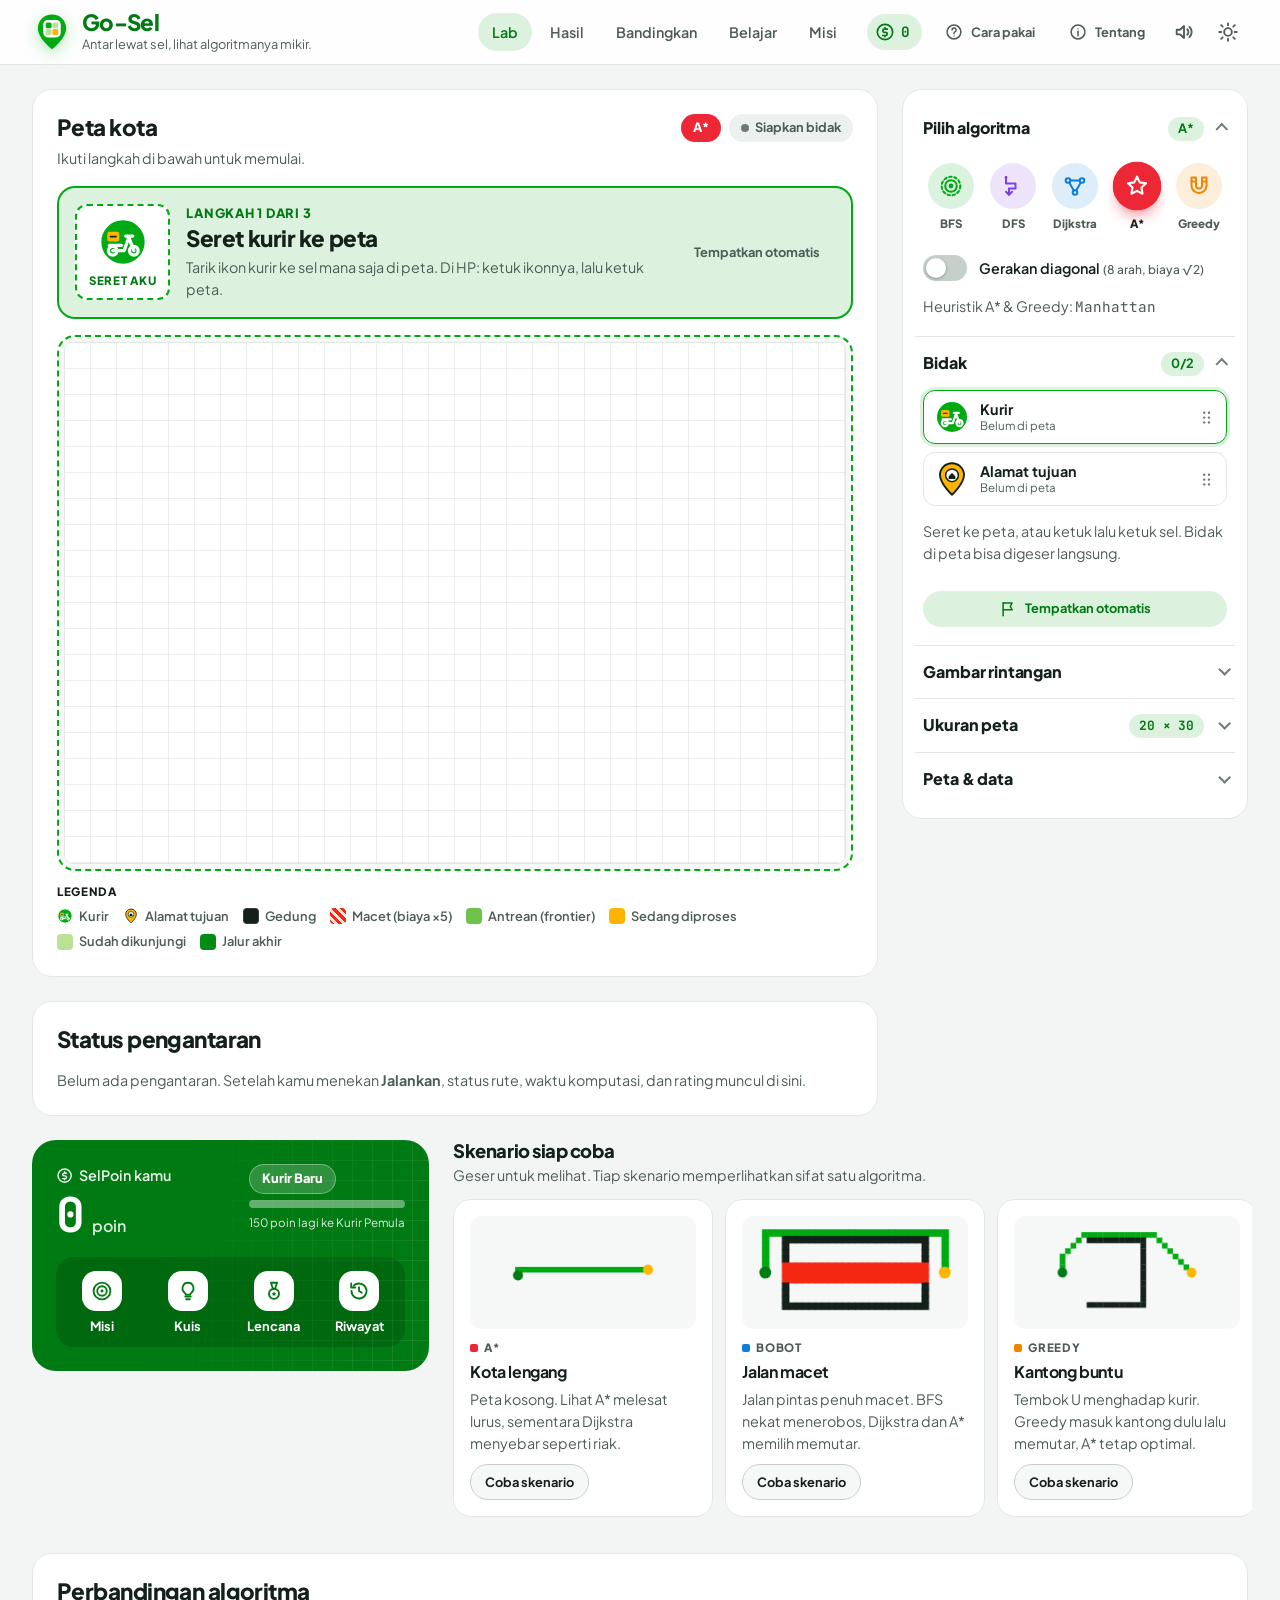
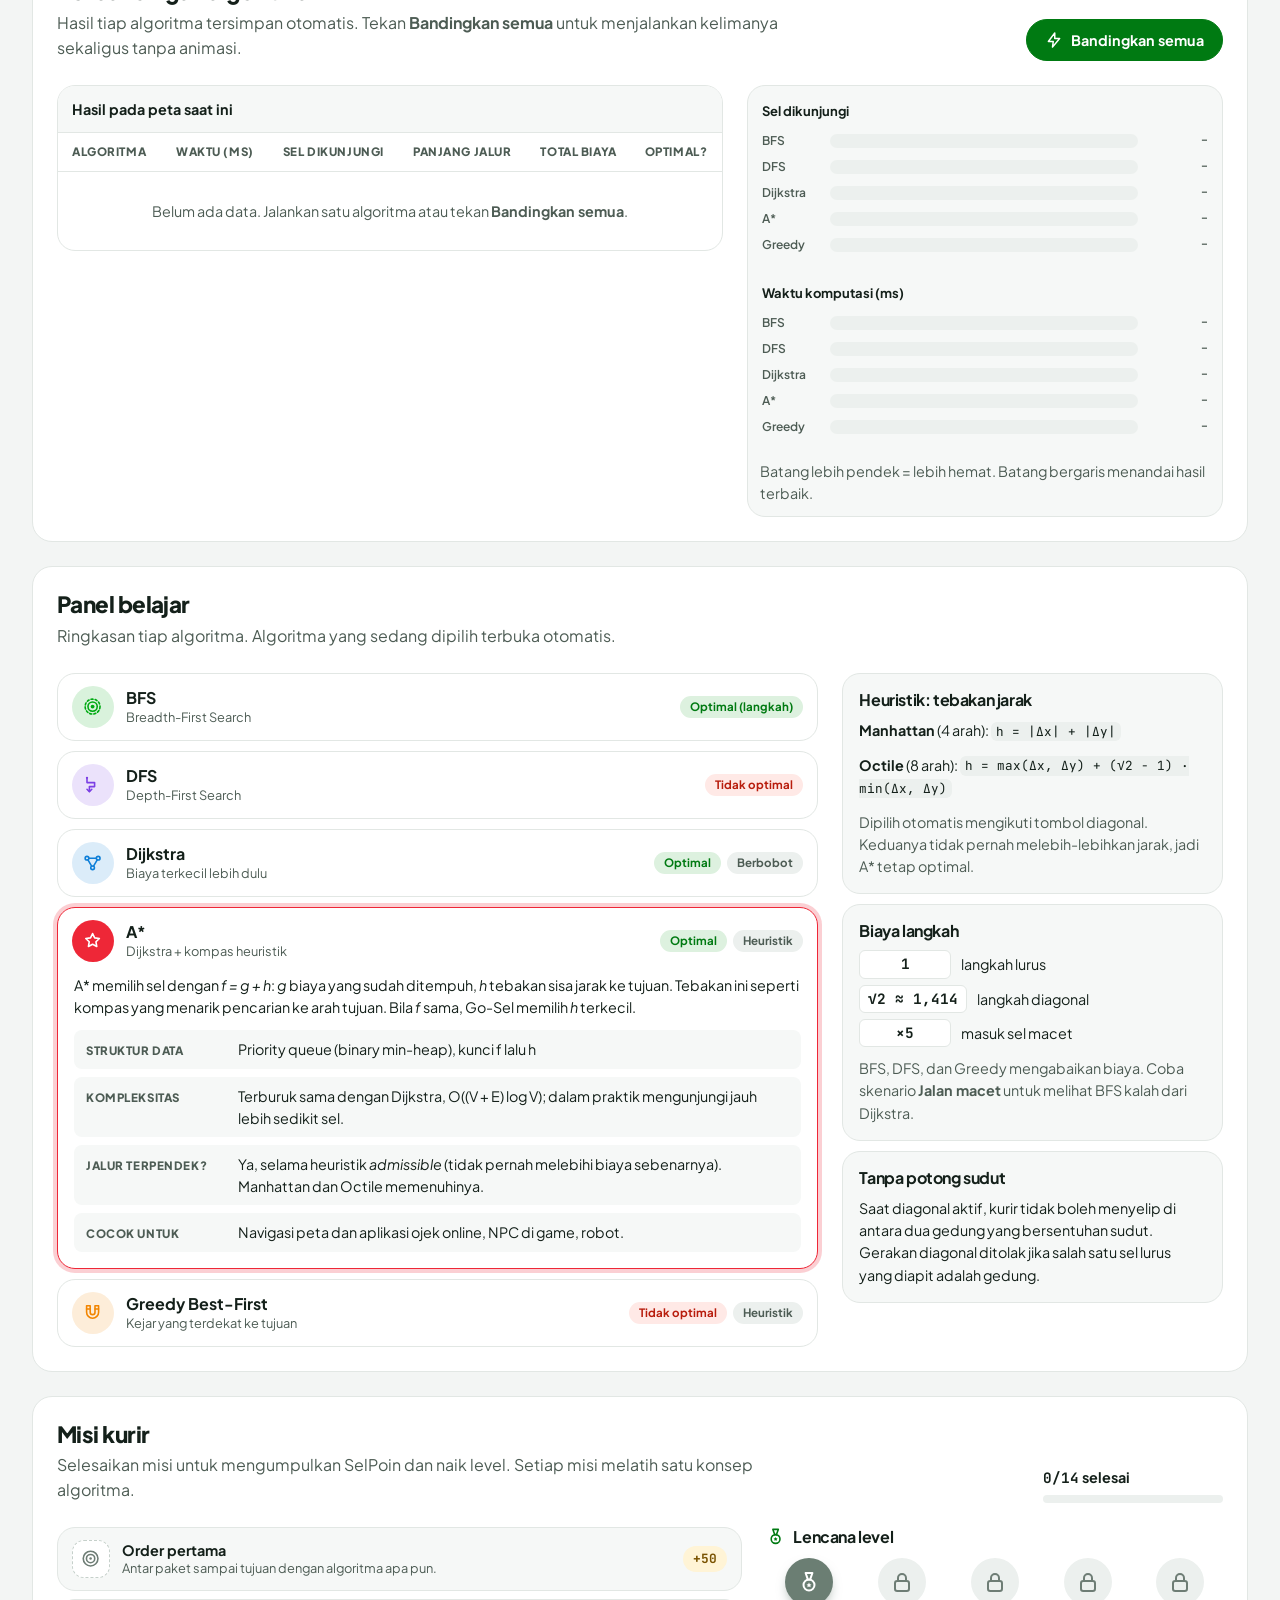
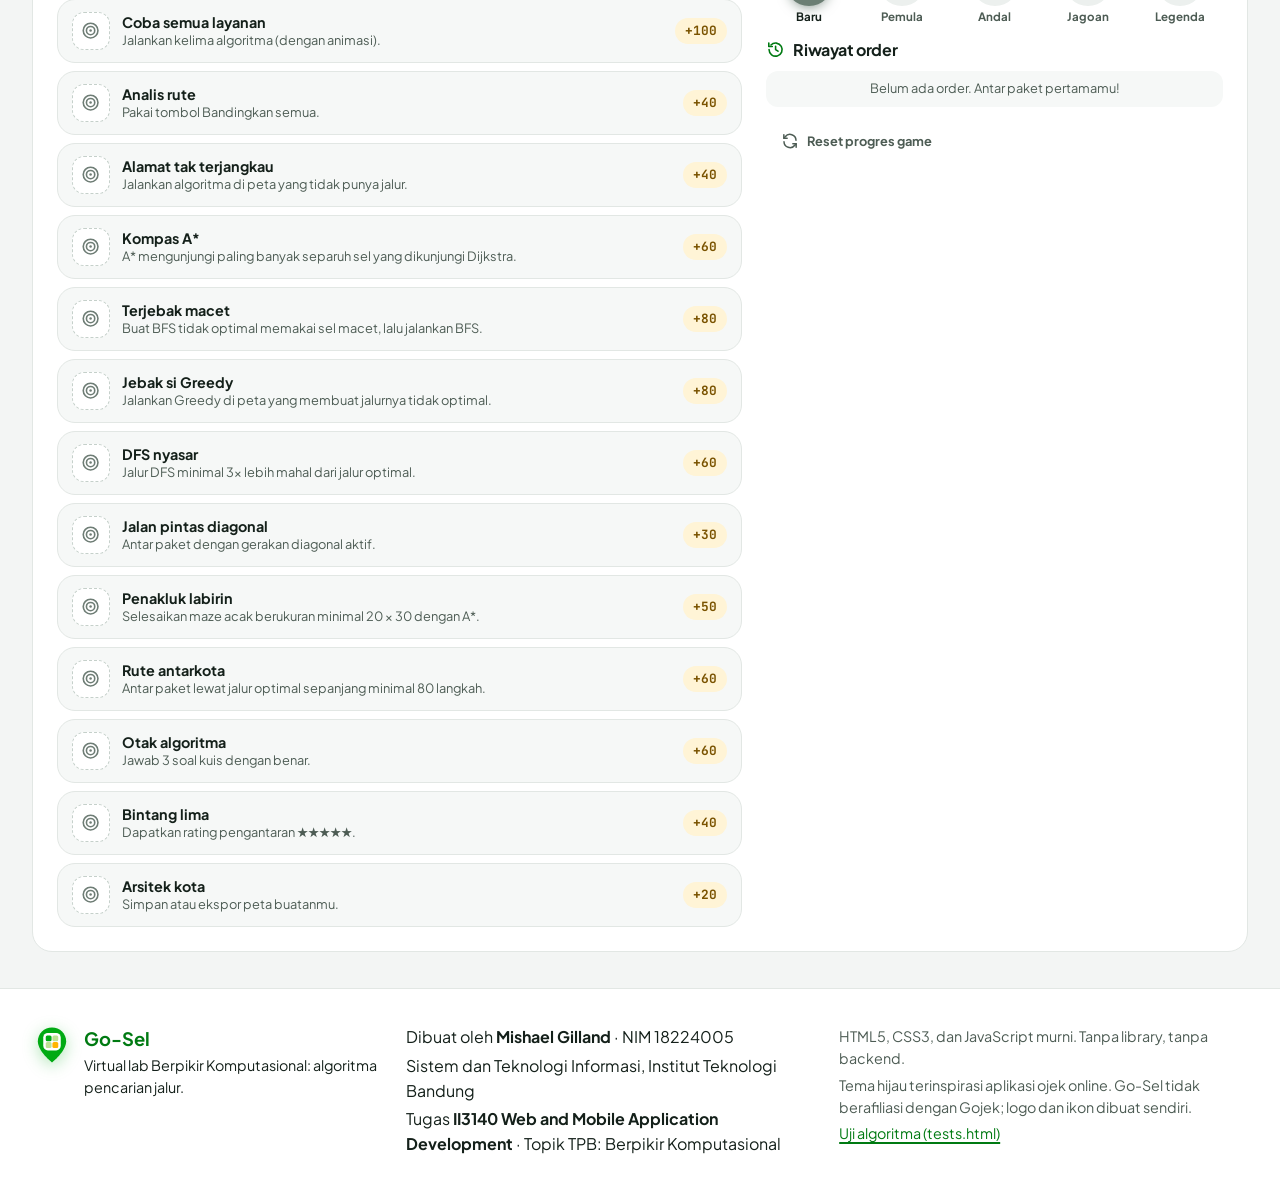
<file: index.html>
<!doctype html>
<html lang="id">
<head>
  <meta charset="utf-8">
  <meta name="viewport" content="width=device-width, initial-scale=1, viewport-fit=cover">
  <meta name="theme-color" content="#00AA13">
  <meta name="description" content="Go-Sel: virtual lab Berpikir Komputasional untuk mempelajari algoritma pencarian jalur (BFS, DFS, Dijkstra, A*, Greedy) lewat simulasi kurir di peta grid.">
  <meta name="author" content="Mishael Gilland (18224005)">
  <title>Go-Sel · Virtual Lab Pathfinding</title>
  <link rel="icon" href="assets/icons/logo.svg" type="image/svg+xml">
  <link rel="preconnect" href="https://fonts.googleapis.com">
  <link rel="preconnect" href="https://fonts.gstatic.com" crossorigin>
  <link rel="stylesheet" href="https://fonts.googleapis.com/css2?family=JetBrains+Mono:wght@500;700&family=Plus+Jakarta+Sans:wght@400;500;600;700;800&display=swap">
  <link rel="stylesheet" href="css/tokens.css">
  <link rel="stylesheet" href="css/base.css">
  <link rel="stylesheet" href="css/layout.css">
  <link rel="stylesheet" href="css/components.css">
  <script>
    // Terapkan tema tersimpan sebelum render supaya tidak berkedip.
    try {
      var t = localStorage.getItem('go-sel:theme');
      if (t === 'light' || t === 'dark') document.documentElement.setAttribute('data-theme', t);
    } catch (e) { /* localStorage tidak tersedia */ }
  </script>
  <!-- Urutan mengikuti dependensi. Classic script + namespace window.GoSel
       supaya index.html bisa dibuka langsung lewat file://. -->
  <script defer src="js/algorithms/common.js"></script>
  <script defer src="js/algorithms/bfs.js"></script>
  <script defer src="js/algorithms/dfs.js"></script>
  <script defer src="js/algorithms/dijkstra.js"></script>
  <script defer src="js/algorithms/astar.js"></script>
  <script defer src="js/algorithms/greedy.js"></script>
  <script defer src="js/grid.js"></script>
  <script defer src="js/state.js"></script>
  <script defer src="js/maze.js"></script>
  <script defer src="js/scenarios.js"></script>
  <script defer src="js/renderer.js"></script>
  <script defer src="js/animator.js"></script>
  <script defer src="js/stats.js"></script>
  <script defer src="js/game.js"></script>
  <script defer src="js/input.js"></script>
  <script defer src="js/audio.js"></script>
  <script defer src="js/motion.js"></script>
  <script defer src="js/ui.js"></script>
  <script defer src="js/main.js"></script>
</head>
<body>
  <!-- Sprite ikon SVG inline (dipakai ulang lewat <use>) -->
  <svg width="0" height="0" style="position:absolute" aria-hidden="true" focusable="false">
    <symbol id="i-logo" viewBox="0 0 48 48">
      <path d="M24 3C14.6 3 7 10.4 7 19.6 7 31.8 24 45 24 45s17-13.2 17-25.4C41 10.4 33.4 3 24 3z" fill="#00AA13"/>
      <rect x="13.5" y="9.5" width="21" height="21" rx="5.5" fill="#fff"/>
      <rect x="16.5" y="12.5" width="7" height="7" rx="1.8" fill="#00AA13"/>
      <rect x="24.5" y="12.5" width="7" height="7" rx="1.8" fill="#BCE194"/>
      <rect x="16.5" y="20.5" width="7" height="7" rx="1.8" fill="#BCE194"/>
      <rect x="24.5" y="20.5" width="7" height="7" rx="1.8" fill="#FFB400"/>
    </symbol>
    <symbol id="i-courier" viewBox="0 0 48 48">
      <circle cx="24" cy="24" r="21.5" fill="#00AA13" stroke="#fff" stroke-width="3"/>
      <rect x="9.5" y="14.5" width="11" height="9" rx="2" fill="#FFB400"/>
      <path d="M12.5 19h5" stroke="#14201A" stroke-width="1.6" stroke-linecap="round" fill="none"/>
      <g fill="none" stroke="#fff" stroke-width="3" stroke-linecap="round" stroke-linejoin="round">
        <circle cx="14.5" cy="32" r="4"/>
        <circle cx="34" cy="32" r="4"/>
        <path d="M14.5 32h10.5l4.5-12.5"/>
        <path d="M26.5 18.5h6.5"/>
        <path d="M29.5 20L34 32"/>
        <path d="M11.5 27h11"/>
      </g>
    </symbol>
    <symbol id="i-pin" viewBox="0 0 48 48">
      <path d="M24 3C15.2 3 8 10 8 18.8 8 30.4 24 45 24 45s16-14.6 16-26.2C40 10 32.8 3 24 3z" fill="#FFB400" stroke="#14201A" stroke-width="2.5" stroke-linejoin="round"/>
      <circle cx="24" cy="19" r="8.5" fill="#fff" stroke="#14201A" stroke-width="2"/>
      <path d="M19.5 20.2L24 16l4.5 4.2V24h-9z" fill="#14201A"/>
    </symbol>

    <symbol id="i-play" viewBox="0 0 24 24"><path d="M8 5.2v13.6a.8.8 0 0 0 1.2.7l10.6-6.8a.8.8 0 0 0 0-1.4L9.2 4.5A.8.8 0 0 0 8 5.2z" fill="currentColor" stroke="none"/></symbol>
    <symbol id="i-pause" viewBox="0 0 24 24"><rect x="6" y="5" width="4.2" height="14" rx="1.2" fill="currentColor" stroke="none"/><rect x="13.8" y="5" width="4.2" height="14" rx="1.2" fill="currentColor" stroke="none"/></symbol>
    <symbol id="i-step" viewBox="0 0 24 24"><path d="M5.5 5.6v12.8a.8.8 0 0 0 1.2.7l9.4-6.4a.8.8 0 0 0 0-1.4L6.7 4.9a.8.8 0 0 0-1.2.7z" fill="currentColor" stroke="none"/><rect x="16.8" y="5" width="2.8" height="14" rx="1.2" fill="currentColor" stroke="none"/></symbol>
    <symbol id="i-finish" viewBox="0 0 24 24"><path d="M3 6.2v11.6a.7.7 0 0 0 1.1.6l7.4-5.8a.7.7 0 0 0 0-1.2L4.1 5.6A.7.7 0 0 0 3 6.2zM11 6.2v11.6a.7.7 0 0 0 1.1.6l7.4-5.8a.7.7 0 0 0 0-1.2l-7.4-5.8a.7.7 0 0 0-1.1.6z" fill="currentColor" stroke="none"/><rect x="19.4" y="5" width="2.4" height="14" rx="1" fill="currentColor" stroke="none"/></symbol>
    <symbol id="i-sun" viewBox="0 0 24 24"><circle cx="12" cy="12" r="4.2"/><path d="M12 2.5v2.2M12 19.3v2.2M4.6 4.6l1.6 1.6M17.8 17.8l1.6 1.6M2.5 12h2.2M19.3 12h2.2M4.6 19.4l1.6-1.6M17.8 6.2l1.6-1.6"/></symbol>
    <symbol id="i-moon" viewBox="0 0 24 24"><path d="M20.5 14.2A8.5 8.5 0 0 1 9.8 3.5a8.5 8.5 0 1 0 10.7 10.7z"/></symbol>
    <symbol id="i-help" viewBox="0 0 24 24"><circle cx="12" cy="12" r="9.2"/><path d="M9.4 9.4a2.7 2.7 0 1 1 3.8 2.5c-.7.3-1.2 1-1.2 1.8v.6"/><circle cx="12" cy="17.2" r=".9" fill="currentColor" stroke="none"/></symbol>
    <symbol id="i-info" viewBox="0 0 24 24"><circle cx="12" cy="12" r="9.2"/><path d="M12 11v6"/><circle cx="12" cy="7.6" r=".9" fill="currentColor" stroke="none"/></symbol>
    <symbol id="i-building" viewBox="0 0 24 24"><rect x="5" y="3" width="14" height="18" rx="1.5"/><path d="M9 7.5h2M13 7.5h2M9 11.5h2M13 11.5h2M10.5 21v-4h3v4"/></symbol>
    <symbol id="i-jam" viewBox="0 0 24 24"><path d="M12 3.5L17.6 20H6.4z"/><path d="M8.6 13.6h6.8M10 9.2h4"/><path d="M4 20.5h16"/></symbol>
    <symbol id="i-eraser" viewBox="0 0 24 24"><path d="M15.6 3.8l4.6 4.6-9.6 9.6H6.4l-2.6-2.6z"/><path d="M11 20.5h9"/><path d="M9 9.8l5.2 5.2"/></symbol>
    <symbol id="i-maze" viewBox="0 0 24 24"><rect x="3" y="3" width="18" height="18" rx="2.5"/><path d="M7.5 3v8.5h4M16.5 21v-8.5h-4M3 16h4.5M21 8h-4.5v4.5"/></symbol>
    <symbol id="i-dice" viewBox="0 0 24 24"><rect x="3.5" y="3.5" width="17" height="17" rx="4"/><circle cx="8.5" cy="8.5" r="1.3" fill="currentColor" stroke="none"/><circle cx="15.5" cy="15.5" r="1.3" fill="currentColor" stroke="none"/><circle cx="12" cy="12" r="1.3" fill="currentColor" stroke="none"/><circle cx="15.5" cy="8.5" r="1.3" fill="currentColor" stroke="none"/><circle cx="8.5" cy="15.5" r="1.3" fill="currentColor" stroke="none"/></symbol>
    <symbol id="i-bfs" viewBox="0 0 24 24"><circle cx="12" cy="12" r="2.4" fill="currentColor" stroke="none"/><circle cx="12" cy="12" r="5.8"/><circle cx="12" cy="12" r="9.3" stroke-dasharray="2.6 2.6"/></symbol>
    <symbol id="i-dfs" viewBox="0 0 24 24"><path d="M5 3.5v6h9.5v5H8v6"/><path d="M5 17.8l3 3 3-3"/><circle cx="5" cy="3.5" r="1.4" fill="currentColor" stroke="none"/></symbol>
    <symbol id="i-dijkstra" viewBox="0 0 24 24"><circle cx="5" cy="6.5" r="2.3"/><circle cx="19" cy="6.5" r="2.3"/><circle cx="12" cy="18.5" r="2.3"/><path d="M7.3 6.5h9.4M6.2 8.6l4.6 7.8M17.8 8.6l-4.6 7.8"/></symbol>
    <symbol id="i-astar" viewBox="0 0 24 24"><path d="M12 3.2l2.6 5.4 5.9.8-4.3 4.1 1 5.8L12 16.6l-5.2 2.7 1-5.8-4.3-4.1 5.9-.8z"/></symbol>
    <symbol id="i-greedy" viewBox="0 0 24 24"><path d="M4.5 3.5h4.5v8a3 3 0 0 0 6 0v-8h4.5v8a7.5 7.5 0 0 1-15 0z"/><path d="M4.5 7.5H9M15 7.5h4.5"/></symbol>
    <symbol id="i-map" viewBox="0 0 24 24"><path d="M9 4L3 6.5V20l6-2.5 6 2.5 6-2.5V4l-6 2.5z"/><path d="M9 4v13.5M15 6.5V20"/></symbol>
    <symbol id="i-receipt" viewBox="0 0 24 24"><path d="M6 3h12v18l-3-2-3 2-3-2-3 2z"/><path d="M9 8h6M9 12h6M9 16h3"/></symbol>
    <symbol id="i-chart" viewBox="0 0 24 24"><path d="M3.5 20.5h17"/><rect x="5" y="11" width="3.4" height="7" rx="1"/><rect x="10.3" y="5" width="3.4" height="13" rx="1"/><rect x="15.6" y="8.5" width="3.4" height="9.5" rx="1"/></symbol>
    <symbol id="i-book" viewBox="0 0 24 24"><path d="M12 6.5c-1.8-1.6-4.6-2.4-8-2.3v14.3c3.4-.1 6.2.7 8 2.3 1.8-1.6 4.6-2.4 8-2.3V4.2c-3.4-.1-6.2.7-8 2.3z"/><path d="M12 6.5v14"/></symbol>
    <symbol id="i-target" viewBox="0 0 24 24"><circle cx="12" cy="12" r="9.2"/><circle cx="12" cy="12" r="5.2"/><circle cx="12" cy="12" r="1.6" fill="currentColor" stroke="none"/></symbol>
    <symbol id="i-bulb" viewBox="0 0 24 24"><path d="M9 18h6M10 21h4"/><path d="M12 3a6 6 0 0 0-3.6 10.8c.7.5 1.1 1.2 1.1 2V16h5v-.2c0-.8.4-1.5 1.1-2A6 6 0 0 0 12 3z"/></symbol>
    <symbol id="i-medal" viewBox="0 0 24 24"><circle cx="12" cy="15" r="5.5"/><path d="M8.6 3h6.8L13 9.8M8.6 3L11 9.8"/><path d="M12 12.6l.8 1.6 1.7.2-1.2 1.2.3 1.7-1.6-.8-1.6.8.3-1.7-1.2-1.2 1.7-.2z" fill="currentColor" stroke="none"/></symbol>
    <symbol id="i-history" viewBox="0 0 24 24"><path d="M3.8 12a8.2 8.2 0 1 0 2.4-5.8"/><path d="M3.5 3.8v4.4h4.4"/><path d="M12 7.8V12l3 2"/></symbol>
    <symbol id="i-refresh" viewBox="0 0 24 24"><path d="M20 11A8 8 0 0 0 5.6 6.4L3.8 8.2"/><path d="M3.8 3.8v4.4h4.4"/><path d="M4 13a8 8 0 0 0 14.4 4.6l1.8-1.8"/><path d="M20.2 20.2v-4.4h-4.4"/></symbol>
    <symbol id="i-trash" viewBox="0 0 24 24"><path d="M4 7h16M10 11v6M14 11v6M6 7l1 13h10l1-13M9 7V4h6v3"/></symbol>
    <symbol id="i-save" viewBox="0 0 24 24"><path d="M5 3h11l3 3v15H5z"/><path d="M8 3v5h7V3M8 21v-7h8v7"/></symbol>
    <symbol id="i-folder" viewBox="0 0 24 24"><path d="M3 6.5A2.5 2.5 0 0 1 5.5 4h3.8l2.2 2.2h7A2.5 2.5 0 0 1 21 8.7v8.8a2.5 2.5 0 0 1-2.5 2.5h-13A2.5 2.5 0 0 1 3 17.5z"/></symbol>
    <symbol id="i-download" viewBox="0 0 24 24"><path d="M12 4v11M7 10.5l5 5 5-5M5 20h14"/></symbol>
    <symbol id="i-upload" viewBox="0 0 24 24"><path d="M12 20V9M7 13.5l5-5 5 5M5 4h14"/></symbol>
    <symbol id="i-grip" viewBox="0 0 24 24"><g fill="currentColor" stroke="none"><circle cx="9" cy="6" r="1.5"/><circle cx="15" cy="6" r="1.5"/><circle cx="9" cy="12" r="1.5"/><circle cx="15" cy="12" r="1.5"/><circle cx="9" cy="18" r="1.5"/><circle cx="15" cy="18" r="1.5"/></g></symbol>
    <symbol id="i-star" viewBox="0 0 24 24"><path d="M12 2.8l2.8 5.8 6.3.9-4.6 4.4 1.1 6.3L12 17.2l-5.6 3 1.1-6.3-4.6-4.4 6.3-.9z" fill="currentColor" stroke="none"/></symbol>
    <symbol id="i-coin" viewBox="0 0 24 24"><circle cx="12" cy="12" r="9.2"/><path d="M14.8 8.6h-3.6a1.9 1.9 0 0 0 0 3.8h1.6a1.9 1.9 0 0 1 0 3.8H9.2M12 6.6v2M12 16.2v1.6"/></symbol>
    <symbol id="i-close" viewBox="0 0 24 24"><path d="M6 6l12 12M18 6L6 18"/></symbol>
    <symbol id="i-ruler" viewBox="0 0 24 24"><rect x="3" y="7" width="18" height="10" rx="2"/><path d="M7 7v3M11 7v4.5M15 7v3M19 7v4.5"/></symbol>
    <symbol id="i-flag" viewBox="0 0 24 24"><path d="M5.5 21V3.5"/><path d="M5.5 4h12l-2.5 4.5 2.5 4.5h-12"/></symbol>
    <symbol id="i-db" viewBox="0 0 24 24"><ellipse cx="12" cy="6" rx="7" ry="3"/><path d="M5 6v12c0 1.7 3.1 3 7 3s7-1.3 7-3V6M5 12c0 1.7 3.1 3 7 3s7-1.3 7-3"/></symbol>
    <symbol id="i-check" viewBox="0 0 24 24"><path d="M5 12.5l4.5 4.5L19 7.5"/></symbol>
    <symbol id="i-lock" viewBox="0 0 24 24"><rect x="5" y="11" width="14" height="10" rx="2.2"/><path d="M8 11V8a4 4 0 0 1 8 0v3"/></symbol>
    <symbol id="i-zap" viewBox="0 0 24 24"><path d="M13 2.5L4.5 14H11l-1 7.5L19.5 10H13z"/></symbol>
    <symbol id="i-volume" viewBox="0 0 24 24"><path d="M4 9.5h3.5L12 5.5v13l-4.5-4H4z"/><path d="M15.5 9a4 4 0 0 1 0 6M18 6.5a7.5 7.5 0 0 1 0 11"/></symbol>
    <symbol id="i-mute" viewBox="0 0 24 24"><path d="M4 9.5h3.5L12 5.5v13l-4.5-4H4z"/><path d="M16 9.5l5 5M21 9.5l-5 5"/></symbol>
    <symbol id="i-music" viewBox="0 0 24 24"><path d="M9 18V5.5l11-2V16"/><circle cx="6.5" cy="18" r="2.5"/><circle cx="17.5" cy="16" r="2.5"/></symbol>
    <symbol id="i-keyboard" viewBox="0 0 24 24"><rect x="2.5" y="6" width="19" height="12" rx="2.5"/><path d="M6 10h.01M9.5 10h.01M13 10h.01M16.5 10h.01M7.5 14h9"/></symbol>
  </svg>

  <a class="skip-link" href="#lab">Langsung ke lab</a>

  <header class="appbar">
    <div class="appbar__inner">
      <a class="brand" href="#top" aria-label="Go-Sel, kembali ke atas">
        <svg class="brand__logo" aria-hidden="true"><use href="#i-logo"/></svg>
        <span class="brand__text">
          <span class="brand__name">Go-Sel</span>
          <span class="brand__tag">Antar lewat sel, lihat algoritmanya mikir.</span>
        </span>
      </a>
      <nav class="topnav" aria-label="Navigasi bagian">
        <a href="#lab">Lab</a>
        <a href="#hasil">Hasil</a>
        <a href="#perbandingan">Bandingkan</a>
        <a href="#belajar">Belajar</a>
        <a href="#misi">Misi</a>
      </nav>
      <div class="appbar__actions">
        <a class="points-pill" href="#dompet" title="SelPoin dan level kurir">
          <svg class="ico" aria-hidden="true"><use href="#i-coin"/></svg>
          <output id="points-mini" class="mono">0</output><span class="sr-only">SelPoin</span>
        </a>
        <button class="btn btn--ghost btn--sm" id="btn-help" type="button">
          <svg class="ico" aria-hidden="true"><use href="#i-help"/></svg><span class="hide-sm">Cara pakai</span>
        </button>
        <button class="btn btn--ghost btn--sm" id="btn-about" type="button">
          <svg class="ico" aria-hidden="true"><use href="#i-info"/></svg><span class="hide-sm">Tentang</span>
        </button>
        <button class="icon-btn" id="btn-sound" type="button" aria-pressed="true" aria-label="Suara aktif, klik untuk membisukan" title="Suara">
          <svg class="ico" aria-hidden="true"><use href="#i-volume"/></svg>
        </button>
        <button class="icon-btn" id="btn-theme" type="button" aria-label="Ganti tema terang/gelap" title="Ganti tema">
          <svg class="ico ico--sun" aria-hidden="true"><use href="#i-sun"/></svg>
          <svg class="ico ico--moon" aria-hidden="true"><use href="#i-moon"/></svg>
        </button>
      </div>
    </div>
  </header>

  <main id="top" class="page">
    <div class="lab-layout">
      <!-- ============ Lab: canvas peta ============ -->
      <section id="lab" class="card lab" aria-labelledby="lab-title">
        <div class="lab__head">
          <div>
            <h2 id="lab-title" class="section-title"><svg class="ico" aria-hidden="true"><use href="#i-map"/></svg>Peta kota</h2>
            <p class="hint" id="hint">Atur peta, tempatkan kurir dan tujuan, lalu jalankan algoritma.</p>
          </div>
          <div class="lab__chips">
            <span class="algo-pill" id="algo-pill" data-algo="astar">A*</span>
            <span class="chip" id="state-chip" data-state="idle">Siapkan bidak</span>
          </div>
        </div>

        <div class="coach" id="coach" role="region" aria-labelledby="coach-title" aria-live="polite">
          <div class="coach__piece piece" draggable="true" data-piece="start" tabindex="0" role="button" aria-pressed="false" aria-describedby="coach-desc">
            <svg class="piece__icon" aria-hidden="true"><use href="#i-courier"/></svg>
            <span class="coach__grab">Seret aku</span>
          </div>
          <div class="coach__text">
            <p class="coach__step" id="coach-step">Langkah 1 dari 3</p>
            <p class="coach__title" id="coach-title">Seret kurir ke peta</p>
            <p class="coach__desc" id="coach-desc">Tarik ikon kurir ke sel mana saja di peta. Di HP: ketuk ikonnya, lalu ketuk peta.</p>
          </div>
          <button class="btn btn--ghost btn--sm coach__skip" type="button" data-action="autoplace">Tempatkan otomatis</button>
        </div>

        <figure class="map">
          <div class="map__stage" id="stage">
            <div class="map__canvas-wrap" id="canvas-wrap">
              <canvas id="peta" tabindex="0" aria-describedby="hint map-keys"
                aria-label="Peta kota berbentuk grid sel. Fokuskan lalu gunakan tombol panah untuk memilih sel.">
                Browser kamu tidak mendukung canvas HTML5.
              </canvas>
              <canvas id="peta-overlay" aria-hidden="true"></canvas>
            </div>
          </div>
          <figcaption class="legend">
            <span class="legend__title">Legenda</span>
            <ul class="legend__list">
              <li><span class="sw sw--courier" aria-hidden="true"><svg><use href="#i-courier"/></svg></span>Kurir</li>
              <li><span class="sw sw--pin" aria-hidden="true"><svg><use href="#i-pin"/></svg></span>Alamat tujuan</li>
              <li><span class="sw sw--wall" aria-hidden="true"></span>Gedung</li>
              <li><span class="sw sw--jam" aria-hidden="true"></span>Macet (biaya ×5)</li>
              <li><span class="sw sw--frontier" aria-hidden="true"></span>Antrean (frontier)</li>
              <li><span class="sw sw--current" aria-hidden="true"></span>Sedang diproses</li>
              <li><span class="sw sw--visited" aria-hidden="true"></span>Sudah dikunjungi</li>
              <li><span class="sw sw--path" aria-hidden="true"></span>Jalur akhir</li>
            </ul>
          </figcaption>
        </figure>
        <p class="sr-only" id="map-keys">Panah: pindah sel. Spasi atau Enter: gambar atau hapus gedung. K: taruh kurir. T: taruh tujuan.</p>
        <p class="sr-only" id="cursor-live" aria-live="polite"></p>

        <div class="playbar" role="group" aria-label="Kontrol animasi">
          <div class="playbar__buttons">
            <button class="btn btn--primary btn--lg" id="btn-run" type="button" aria-keyshortcuts="Space">
              <svg class="ico" aria-hidden="true"><use href="#i-play"/></svg><span>Jalankan</span>
            </button>
            <button class="btn btn--outline" id="btn-pause" type="button" disabled>
              <svg class="ico" aria-hidden="true"><use href="#i-pause"/></svg><span>Jeda</span>
            </button>
            <button class="btn btn--outline" id="btn-step" type="button" aria-keyshortcuts="S" disabled>
              <svg class="ico" aria-hidden="true"><use href="#i-step"/></svg><span>Langkah</span>
            </button>
            <button class="btn btn--outline" id="btn-finish" type="button" disabled>
              <svg class="ico" aria-hidden="true"><use href="#i-finish"/></svg><span>Selesaikan</span>
            </button>
          </div>
          <label class="music-toggle" title="Musik latar saat algoritma berpikir">
            <input type="checkbox" id="music-toggle" checked>
            <svg class="ico" aria-hidden="true"><use href="#i-music"/></svg><span>Musik</span>
          </label>
          <label class="speed" for="speed">
            <span class="speed__label">Kecepatan</span>
            <input type="range" id="speed" min="1" max="100" value="55" aria-describedby="speed-out">
            <output id="speed-out" for="speed">Sedang</output>
          </label>
        </div>
        <p class="run-hint" id="run-hint" role="note">Tempatkan kurir dan alamat tujuan dulu untuk menjalankan.</p>
      </section>

      <!-- ============ Panel kontrol ============ -->
      <aside id="kontrol" class="card controls" aria-label="Panel kontrol">
        <details class="group" open data-group="algo">
          <summary class="group__summary">
            <span class="group__icon"><svg class="ico" aria-hidden="true"><use href="#i-zap"/></svg></span>
            <span class="group__title">Pilih algoritma</span>
            <span class="group__meta" id="algo-meta">A*</span>
          </summary>
          <fieldset class="group__body">
            <legend class="sr-only">Algoritma pencarian jalur</legend>
            <div class="services">
              <label class="service" style="--svc: var(--svc-bfs)" title="Breadth-First Search">
                <input type="radio" name="algo" value="bfs">
                <span class="service__icon"><svg class="ico" aria-hidden="true"><use href="#i-bfs"/></svg></span>
                <span class="service__name">BFS</span>
              </label>
              <label class="service" style="--svc: var(--svc-dfs)" title="Depth-First Search">
                <input type="radio" name="algo" value="dfs">
                <span class="service__icon"><svg class="ico" aria-hidden="true"><use href="#i-dfs"/></svg></span>
                <span class="service__name">DFS</span>
              </label>
              <label class="service" style="--svc: var(--svc-dijkstra)" title="Dijkstra">
                <input type="radio" name="algo" value="dijkstra">
                <span class="service__icon"><svg class="ico" aria-hidden="true"><use href="#i-dijkstra"/></svg></span>
                <span class="service__name">Dijkstra</span>
              </label>
              <label class="service" style="--svc: var(--svc-astar)" title="A* Search">
                <input type="radio" name="algo" value="astar" checked>
                <span class="service__icon"><svg class="ico" aria-hidden="true"><use href="#i-astar"/></svg></span>
                <span class="service__name">A*</span>
              </label>
              <label class="service" style="--svc: var(--svc-greedy)" title="Greedy Best-First Search">
                <input type="radio" name="algo" value="greedy">
                <span class="service__icon"><svg class="ico" aria-hidden="true"><use href="#i-greedy"/></svg></span>
                <span class="service__name">Greedy</span>
              </label>
            </div>
            <label class="switch">
              <input type="checkbox" id="diagonal" role="switch">
              <span class="switch__track" aria-hidden="true"></span>
              <span class="switch__text">Gerakan diagonal <small>(8 arah, biaya √2)</small></span>
            </label>
            <p class="small muted">Heuristik A* &amp; Greedy: <output id="heuristic-out" class="mono">Manhattan</output></p>
          </fieldset>
        </details>

        <details class="group" open data-group="pieces">
          <summary class="group__summary">
            <span class="group__icon"><svg class="ico" aria-hidden="true"><use href="#i-flag"/></svg></span>
            <span class="group__title">Bidak</span>
            <span class="group__meta" id="pieces-meta">0/2</span>
          </summary>
          <fieldset class="group__body">
            <legend class="sr-only">Kurir dan alamat tujuan</legend>
            <div class="pieces">
              <div class="piece" draggable="true" data-piece="start" tabindex="0" role="button" aria-pressed="false" aria-describedby="piece-help">
                <svg class="piece__icon" aria-hidden="true"><use href="#i-courier"/></svg>
                <span class="piece__text"><strong>Kurir</strong><small data-pos="start">Belum di peta</small></span>
                <svg class="ico piece__grip" aria-hidden="true"><use href="#i-grip"/></svg>
              </div>
              <div class="piece" draggable="true" data-piece="goal" tabindex="0" role="button" aria-pressed="false" aria-describedby="piece-help">
                <svg class="piece__icon" aria-hidden="true"><use href="#i-pin"/></svg>
                <span class="piece__text"><strong>Alamat tujuan</strong><small data-pos="goal">Belum di peta</small></span>
                <svg class="ico piece__grip" aria-hidden="true"><use href="#i-grip"/></svg>
              </div>
            </div>
            <p class="small muted" id="piece-help">Seret ke peta, atau ketuk lalu ketuk sel. Bidak di peta bisa digeser langsung.</p>
            <button class="btn btn--soft btn--sm btn--block" type="button" data-action="autoplace">
              <svg class="ico" aria-hidden="true"><use href="#i-flag"/></svg><span>Tempatkan otomatis</span>
            </button>
          </fieldset>
        </details>

        <details class="group" data-group="tools">
          <summary class="group__summary">
            <span class="group__icon"><svg class="ico" aria-hidden="true"><use href="#i-building"/></svg></span>
            <span class="group__title">Gambar rintangan</span>
          </summary>
          <fieldset class="group__body">
            <legend class="sr-only">Alat gambar</legend>
            <div class="segmented" role="radiogroup" aria-label="Alat gambar">
              <label><input type="radio" name="tool" value="1" checked><span><svg class="ico" aria-hidden="true"><use href="#i-building"/></svg>Gedung</span></label>
              <label><input type="radio" name="tool" value="2"><span><svg class="ico" aria-hidden="true"><use href="#i-jam"/></svg>Macet</span></label>
              <label><input type="radio" name="tool" value="0"><span><svg class="ico" aria-hidden="true"><use href="#i-eraser"/></svg>Hapus</span></label>
            </div>
            <p class="small muted">Sel pertama yang kamu sentuh menentukan mode: sel kosong → menggambar, sel terisi → menghapus.</p>
            <div class="gen">
              <button class="btn btn--outline btn--sm" type="button" id="btn-maze">
                <svg class="ico" aria-hidden="true"><use href="#i-maze"/></svg><span>Maze acak</span>
              </button>
              <button class="btn btn--outline btn--sm" type="button" id="btn-random">
                <svg class="ico" aria-hidden="true"><use href="#i-dice"/></svg><span>Gedung acak</span>
              </button>
            </div>
            <label class="range-field" for="density">
              <span>Kepadatan gedung acak</span>
              <input type="range" id="density" min="0" max="40" value="25">
              <output for="density" id="density-out" class="mono">25%</output>
            </label>
          </fieldset>
        </details>

        <details class="group" data-group="size">
          <summary class="group__summary">
            <span class="group__icon"><svg class="ico" aria-hidden="true"><use href="#i-ruler"/></svg></span>
            <span class="group__title">Ukuran peta</span>
            <span class="group__meta mono" id="size-meta">20 × 30</span>
          </summary>
          <fieldset class="group__body">
            <legend class="sr-only">Ukuran grid</legend>
            <div class="size-field">
              <label for="rows-range">Baris</label>
              <input type="range" id="rows-range" min="5" max="60" value="20" aria-controls="rows-num">
              <input type="number" id="rows-num" min="5" max="60" value="20" inputmode="numeric" aria-label="Jumlah baris">
            </div>
            <div class="size-field">
              <label for="cols-range">Kolom</label>
              <input type="range" id="cols-range" min="5" max="100" value="30" aria-controls="cols-num">
              <input type="number" id="cols-num" min="5" max="100" value="30" inputmode="numeric" aria-label="Jumlah kolom">
            </div>
            <p class="small muted">Total: <output id="cell-total" class="mono">600</output> sel. Gedung yang masih muat tetap dipertahankan.</p>
          </fieldset>
        </details>

        <details class="group" data-group="data">
          <summary class="group__summary">
            <span class="group__icon"><svg class="ico" aria-hidden="true"><use href="#i-db"/></svg></span>
            <span class="group__title">Peta &amp; data</span>
          </summary>
          <fieldset class="group__body">
            <legend class="sr-only">Aksi peta</legend>
            <div class="btn-grid">
              <button class="btn btn--outline btn--sm" type="button" id="btn-clear-vis" title="Hapus hasil, gedung tetap (R)">
                <svg class="ico" aria-hidden="true"><use href="#i-refresh"/></svg><span>Ulangi visualisasi</span>
              </button>
              <button class="btn btn--outline btn--sm" type="button" id="btn-clear-walls" title="Hapus semua gedung dan macet (C)">
                <svg class="ico" aria-hidden="true"><use href="#i-building"/></svg><span>Hapus gedung</span>
              </button>
              <button class="btn btn--outline btn--sm" type="button" id="btn-save">
                <svg class="ico" aria-hidden="true"><use href="#i-save"/></svg><span>Simpan peta</span>
              </button>
              <button class="btn btn--outline btn--sm" type="button" id="btn-load">
                <svg class="ico" aria-hidden="true"><use href="#i-folder"/></svg><span>Muat peta</span>
              </button>
              <button class="btn btn--outline btn--sm" type="button" id="btn-export">
                <svg class="ico" aria-hidden="true"><use href="#i-download"/></svg><span>Ekspor JSON</span>
              </button>
              <label class="btn btn--outline btn--sm file-btn">
                <svg class="ico" aria-hidden="true"><use href="#i-upload"/></svg><span>Impor JSON</span>
                <input type="file" id="file-import" accept="application/json,.json" class="sr-only">
              </label>
            </div>
            <button class="btn btn--danger btn--sm btn--block" type="button" id="btn-reset-all">
              <svg class="ico" aria-hidden="true"><use href="#i-trash"/></svg><span>Reset semua</span>
            </button>
            <p class="small muted">Tip: file peta .json juga bisa langsung diseret ke kanvas.</p>
          </fieldset>
        </details>
      </aside>

      <!-- ============ Hasil (status pengantaran) ============ -->
      <section id="hasil" class="card results" aria-labelledby="hasil-title">
        <div class="results__head">
          <h2 id="hasil-title" class="section-title"><svg class="ico" aria-hidden="true"><use href="#i-receipt"/></svg>Status pengantaran</h2>
        </div>

        <p class="results__empty" id="results-empty">Belum ada pengantaran. Setelah kamu menekan <b>Jalankan</b>, status rute, waktu komputasi, dan rating muncul di sini.</p>

        <div class="driver">
          <span class="driver__avatar" aria-hidden="true"><svg><use href="#i-courier"/></svg></span>
          <div class="driver__info">
            <strong id="driver-name">Kurir A*</strong>
            <small id="driver-sub">Priority queue (min-heap, kunci f = g + h)</small>
          </div>
          <div class="fare">
            <small>Ongkir</small>
            <output id="fare" class="mono">Rp0</output>
          </div>
        </div>

        <ol class="tracker" id="tracker" aria-label="Tahap pengantaran">
          <li data-step="search"><span class="tracker__dot"></span>Cari rute</li>
          <li data-step="route"><span class="tracker__dot"></span>Rute ketemu</li>
          <li data-step="deliver"><span class="tracker__dot"></span>Mengantar</li>
          <li data-step="done"><span class="tracker__dot"></span>Terkirim</li>
        </ol>

        <p class="banner" id="status" role="status" aria-live="polite" data-tone="info">Tempatkan kurir dan alamat tujuan, lalu tekan Jalankan.</p>

        <dl class="stats">
          <div class="stat stat--hero"><dt>Waktu komputasi</dt><dd><output id="st-time" class="mono">–</output><span class="unit">ms</span></dd></div>
          <div class="stat"><dt>Sel dikunjungi</dt><dd><output id="st-visited" class="mono">–</output></dd></div>
          <div class="stat"><dt>Panjang jalur (sel)</dt><dd><output id="st-length" class="mono">–</output></dd></div>
          <div class="stat"><dt>Total biaya</dt><dd><output id="st-cost" class="mono">–</output></dd></div>
          <div class="stat"><dt>Langkah animasi</dt><dd><output id="st-steps" class="mono">–</output></dd></div>
          <div class="stat"><dt>Isi frontier</dt><dd><output id="st-frontier" class="mono">–</output></dd></div>
        </dl>

        <div class="ds" aria-live="off">
          <span class="ds__label">Struktur data: <strong id="ds-name">Priority queue</strong></span>
          <ol class="ds__items" id="ds-items" aria-label="Isi struktur data (cuplikan)"></ol>
        </div>

        <div class="rating" id="rating" hidden>
          <p class="rating__title">Paket terkirim! Rating pengantaran</p>
          <div class="stars" id="stars" role="img" aria-label="0 dari 5 bintang"></div>
          <p class="rating__note small" id="rating-note"></p>
        </div>

        <p class="insight" id="insight" aria-live="polite" hidden></p>
      </section>
    </div>

    <!-- ============ Dompet poin + skenario ============ -->
    <section class="home" id="dompet" aria-label="Dompet poin dan skenario">
      <article class="wallet" aria-labelledby="wallet-title">
        <div class="wallet__top">
          <div class="wallet__balance">
            <p class="wallet__label" id="wallet-title"><svg class="ico" aria-hidden="true"><use href="#i-coin"/></svg> SelPoin kamu</p>
            <p class="wallet__points"><output id="points" aria-live="polite">0</output><span>poin</span></p>
          </div>
          <div class="wallet__level">
            <span class="wallet__badge" id="level-name">Kurir Baru</span>
            <progress id="level-progress" max="100" value="0" aria-label="Kemajuan ke level berikutnya">0%</progress>
            <small id="level-next">200 poin lagi ke Kurir Pemula</small>
          </div>
        </div>
        <nav class="wallet__actions" aria-label="Aksi cepat">
          <a class="wallet__action" href="#misi"><span class="wallet__icon"><svg class="ico" aria-hidden="true"><use href="#i-target"/></svg></span>Misi</a>
          <button class="wallet__action" type="button" id="btn-quiz"><span class="wallet__icon"><svg class="ico" aria-hidden="true"><use href="#i-bulb"/></svg></span>Kuis</button>
          <a class="wallet__action" href="#lencana"><span class="wallet__icon"><svg class="ico" aria-hidden="true"><use href="#i-medal"/></svg></span>Lencana</a>
          <a class="wallet__action" href="#riwayat"><span class="wallet__icon"><svg class="ico" aria-hidden="true"><use href="#i-history"/></svg></span>Riwayat</a>
        </nav>
      </article>

      <div class="promo">
        <div class="promo__head">
          <h2 class="promo__title">Skenario siap coba</h2>
          <p class="promo__sub">Geser untuk melihat. Tiap skenario memperlihatkan sifat satu algoritma.</p>
        </div>
        <ul class="promo__track" id="scenario-list" aria-label="Daftar skenario peta"></ul>
      </div>
    </section>

    <!-- ============ Perbandingan ============ -->
    <section id="perbandingan" class="card compare" aria-labelledby="cmp-title">
      <div class="section-head">
        <div>
          <h2 id="cmp-title" class="section-title"><svg class="ico" aria-hidden="true"><use href="#i-chart"/></svg>Perbandingan algoritma</h2>
          <p class="muted">Hasil tiap algoritma tersimpan otomatis. Tekan <b>Bandingkan semua</b> untuk menjalankan kelimanya sekaligus tanpa animasi.</p>
        </div>
        <button class="btn btn--primary" type="button" id="btn-compare">
          <svg class="ico" aria-hidden="true"><use href="#i-zap"/></svg><span>Bandingkan semua</span>
        </button>
      </div>
      <div class="compare__grid">
        <div class="table-wrap">
          <table class="cmp-table" id="cmp-table">
            <caption>Hasil pada peta saat ini <span class="chip chip--warn" id="stale" hidden>kedaluwarsa</span></caption>
            <thead>
              <tr>
                <th scope="col">Algoritma</th>
                <th scope="col" class="num">Waktu (ms)</th>
                <th scope="col" class="num">Sel dikunjungi</th>
                <th scope="col" class="num">Panjang jalur</th>
                <th scope="col" class="num">Total biaya</th>
                <th scope="col">Optimal?</th>
              </tr>
            </thead>
            <tbody id="cmp-body">
              <tr class="cmp-empty"><td colspan="6">Belum ada data. Jalankan satu algoritma atau tekan <b>Bandingkan semua</b>.</td></tr>
            </tbody>
          </table>
        </div>
        <figure class="chart">
          <canvas id="grafik" role="img" aria-label="Diagram batang sel dikunjungi dan waktu komputasi tiap algoritma">Diagram batang perbandingan.</canvas>
          <figcaption class="small muted">Batang lebih pendek = lebih hemat. Batang bergaris menandai hasil terbaik.</figcaption>
        </figure>
      </div>
      <p class="insight" id="cmp-insight" aria-live="polite" hidden></p>
    </section>

    <!-- ============ Panel belajar ============ -->
    <section id="belajar" class="card learn" aria-labelledby="learn-title">
      <div class="section-head">
        <div>
          <h2 id="learn-title" class="section-title"><svg class="ico" aria-hidden="true"><use href="#i-book"/></svg>Panel belajar</h2>
          <p class="muted">Ringkasan tiap algoritma. Algoritma yang sedang dipilih terbuka otomatis.</p>
        </div>
      </div>
      <div class="learn__grid">
        <div class="learn__list">
          <details class="algo-card" name="algo-info" data-algo="bfs" style="--svc: var(--svc-bfs)">
            <summary>
              <span class="algo-card__icon"><svg class="ico" aria-hidden="true"><use href="#i-bfs"/></svg></span>
              <span class="algo-card__name"><strong>BFS</strong><small>Breadth-First Search</small></span>
              <span class="tags"><span class="tag tag--ok">Optimal (langkah)</span></span>
            </summary>
            <article class="algo-card__body">
              <p>BFS menjelajah seperti riak air: semua sel berjarak 1 langkah dari kurir diperiksa dulu, lalu 2 langkah, dan seterusnya. Sel baru masuk ke belakang antrean, sel terdepan diproses lebih dulu.</p>
              <dl class="facts">
                <div><dt>Struktur data</dt><dd>Queue (FIFO)</dd></div>
                <div><dt>Kompleksitas</dt><dd>Waktu O(V + E), memori O(V)</dd></div>
                <div><dt>Jalur terpendek?</dt><dd>Ya untuk jumlah langkah. Tidak menjamin biaya terkecil saat ada diagonal (√2) atau sel macet, karena BFS mengabaikan bobot.</dd></div>
                <div><dt>Cocok untuk</dt><dd>Graf tanpa bobot, mencari langkah minimum, derajat pertemanan di jejaring sosial.</dd></div>
              </dl>
            </article>
          </details>
          <details class="algo-card" name="algo-info" data-algo="dfs" style="--svc: var(--svc-dfs)">
            <summary>
              <span class="algo-card__icon"><svg class="ico" aria-hidden="true"><use href="#i-dfs"/></svg></span>
              <span class="algo-card__name"><strong>DFS</strong><small>Depth-First Search</small></span>
              <span class="tags"><span class="tag tag--bad">Tidak optimal</span></span>
            </summary>
            <article class="algo-card__body">
              <p>DFS menyusuri satu arah sedalam mungkin (urutan: atas, kanan, bawah, kiri) dan baru mundur (<i>backtrack</i>) saat buntu. Go-Sel memakai stack eksplisit, bukan rekursi, agar aman di grid besar.</p>
              <dl class="facts">
                <div><dt>Struktur data</dt><dd>Stack (LIFO)</dd></div>
                <div><dt>Kompleksitas</dt><dd>Waktu O(V + E), memori O(V)</dd></div>
                <div><dt>Jalur terpendek?</dt><dd>Tidak. Jalurnya sering berkelok sangat panjang.</dd></div>
                <div><dt>Cocok untuk</dt><dd>Cek keterhubungan, deteksi siklus, topological sort, dan membuat maze (generator maze Go-Sel memakai ide DFS).</dd></div>
              </dl>
            </article>
          </details>
          <details class="algo-card" name="algo-info" data-algo="dijkstra" style="--svc: var(--svc-dijkstra)">
            <summary>
              <span class="algo-card__icon"><svg class="ico" aria-hidden="true"><use href="#i-dijkstra"/></svg></span>
              <span class="algo-card__name"><strong>Dijkstra</strong><small>Biaya terkecil lebih dulu</small></span>
              <span class="tags"><span class="tag tag--ok">Optimal</span><span class="tag">Berbobot</span></span>
            </summary>
            <article class="algo-card__body">
              <p>Dijkstra selalu memproses sel dengan total biaya dari kurir (<i>g</i>) terkecil. Saat menemukan rute lebih murah ke tetangga, nilainya diperbarui (relaksasi). Karena tidak tahu letak tujuan, ia menyebar ke segala arah.</p>
              <dl class="facts">
                <div><dt>Struktur data</dt><dd>Priority queue (binary min-heap) dengan <i>lazy deletion</i></dd></div>
                <div><dt>Kompleksitas</dt><dd>Waktu O((V + E) log V), memori O(V)</dd></div>
                <div><dt>Jalur terpendek?</dt><dd>Ya, untuk semua biaya non-negatif, termasuk diagonal dan macet.</dd></div>
                <div><dt>Cocok untuk</dt><dd>Peta berbobot (macet, tol), routing jaringan (OSPF), saat tujuan belum diketahui.</dd></div>
              </dl>
            </article>
          </details>
          <details class="algo-card" name="algo-info" data-algo="astar" style="--svc: var(--svc-astar)" open>
            <summary>
              <span class="algo-card__icon"><svg class="ico" aria-hidden="true"><use href="#i-astar"/></svg></span>
              <span class="algo-card__name"><strong>A*</strong><small>Dijkstra + kompas heuristik</small></span>
              <span class="tags"><span class="tag tag--ok">Optimal</span><span class="tag">Heuristik</span></span>
            </summary>
            <article class="algo-card__body">
              <p>A* memilih sel dengan <i>f = g + h</i>: <i>g</i> biaya yang sudah ditempuh, <i>h</i> tebakan sisa jarak ke tujuan. Tebakan ini seperti kompas yang menarik pencarian ke arah tujuan. Bila <i>f</i> sama, Go-Sel memilih <i>h</i> terkecil.</p>
              <dl class="facts">
                <div><dt>Struktur data</dt><dd>Priority queue (binary min-heap), kunci f lalu h</dd></div>
                <div><dt>Kompleksitas</dt><dd>Terburuk sama dengan Dijkstra, O((V + E) log V); dalam praktik mengunjungi jauh lebih sedikit sel.</dd></div>
                <div><dt>Jalur terpendek?</dt><dd>Ya, selama heuristik <i>admissible</i> (tidak pernah melebihi biaya sebenarnya). Manhattan dan Octile memenuhinya.</dd></div>
                <div><dt>Cocok untuk</dt><dd>Navigasi peta dan aplikasi ojek online, NPC di game, robot.</dd></div>
              </dl>
            </article>
          </details>
          <details class="algo-card" name="algo-info" data-algo="greedy" style="--svc: var(--svc-greedy)">
            <summary>
              <span class="algo-card__icon"><svg class="ico" aria-hidden="true"><use href="#i-greedy"/></svg></span>
              <span class="algo-card__name"><strong>Greedy Best-First</strong><small>Kejar yang terdekat ke tujuan</small></span>
              <span class="tags"><span class="tag tag--bad">Tidak optimal</span><span class="tag">Heuristik</span></span>
            </summary>
            <article class="algo-card__body">
              <p>Greedy hanya melihat <i>h</i>, yaitu seberapa dekat sebuah sel ke tujuan, dan mengabaikan biaya yang sudah ditempuh. Ia cepat menyerbu ke arah tujuan, tapi mudah masuk "kantong buntu" dan menghasilkan jalur memutar.</p>
              <dl class="facts">
                <div><dt>Struktur data</dt><dd>Priority queue (binary min-heap), kunci h</dd></div>
                <div><dt>Kompleksitas</dt><dd>Terburuk O((V + E) log V); sering sangat cepat di peta terbuka.</dd></div>
                <div><dt>Jalur terpendek?</dt><dd>Tidak. Biaya jalan dan sel macet diabaikan.</dd></div>
                <div><dt>Cocok untuk</dt><dd>Saat kecepatan lebih penting dari rute terbaik, misalnya perkiraan cepat.</dd></div>
              </dl>
            </article>
          </details>
        </div>

        <div class="learn__side">
          <article class="concept">
            <h3>Heuristik: tebakan jarak</h3>
            <p><b>Manhattan</b> (4 arah): <code>h = |Δx| + |Δy|</code></p>
            <p><b>Octile</b> (8 arah): <code>h = max(Δx, Δy) + (√2 − 1) · min(Δx, Δy)</code></p>
            <p class="small muted">Dipilih otomatis mengikuti tombol diagonal. Keduanya tidak pernah melebih-lebihkan jarak, jadi A* tetap optimal.</p>
          </article>
          <article class="concept">
            <h3>Biaya langkah</h3>
            <ul class="cost-list">
              <li><span class="mono">1</span> langkah lurus</li>
              <li><span class="mono">√2 ≈ 1,414</span> langkah diagonal</li>
              <li><span class="mono">×5</span> masuk sel macet</li>
            </ul>
            <p class="small muted">BFS, DFS, dan Greedy mengabaikan biaya. Coba skenario <b>Jalan macet</b> untuk melihat BFS kalah dari Dijkstra.</p>
          </article>
          <article class="concept">
            <h3>Tanpa potong sudut</h3>
            <p class="small">Saat diagonal aktif, kurir tidak boleh menyelip di antara dua gedung yang bersentuhan sudut. Gerakan diagonal ditolak jika salah satu sel lurus yang diapit adalah gedung.</p>
          </article>
        </div>
      </div>
    </section>

    <!-- ============ Misi, lencana, riwayat (gamifikasi) ============ -->
    <section id="misi" class="card missions" aria-labelledby="misi-title">
      <div class="section-head">
        <div>
          <h2 id="misi-title" class="section-title"><svg class="ico" aria-hidden="true"><use href="#i-target"/></svg>Misi kurir</h2>
          <p class="muted">Selesaikan misi untuk mengumpulkan SelPoin dan naik level. Setiap misi melatih satu konsep algoritma.</p>
        </div>
        <div class="mission-progress">
          <span><output id="mission-count" class="mono">0/0</output> selesai</span>
          <progress id="mission-progress" max="1" value="0" aria-label="Misi selesai"></progress>
        </div>
      </div>
      <div class="missions__grid">
        <ul class="mission-list" id="mission-list" aria-label="Daftar misi"></ul>
        <div class="missions__side">
          <h3 id="lencana" class="sub-title"><svg class="ico" aria-hidden="true"><use href="#i-medal"/></svg>Lencana level</h3>
          <ul class="badges" id="badge-list" aria-label="Lencana"></ul>
          <h3 id="riwayat" class="sub-title"><svg class="ico" aria-hidden="true"><use href="#i-history"/></svg>Riwayat order</h3>
          <ol class="history" id="history" aria-label="Riwayat pengantaran"></ol>
          <button class="btn btn--ghost btn--sm" type="button" id="btn-reset-progress">
            <svg class="ico" aria-hidden="true"><use href="#i-refresh"/></svg><span>Reset progres game</span>
          </button>
        </div>
      </div>
    </section>
  </main>

  <footer class="site-footer">
    <div class="site-footer__inner">
      <div class="site-footer__brand">
        <svg class="brand__logo" aria-hidden="true"><use href="#i-logo"/></svg>
        <div>
          <strong>Go-Sel</strong>
          <p class="small">Virtual lab Berpikir Komputasional: algoritma pencarian jalur.</p>
        </div>
      </div>
      <div class="site-footer__credit">
        <p>Dibuat oleh <strong>Mishael Gilland</strong> · NIM 18224005</p>
        <p>Sistem dan Teknologi Informasi, Institut Teknologi Bandung</p>
        <p>Tugas <b>II3140 Web and Mobile Application Development</b> · Topik TPB: Berpikir Komputasional</p>
      </div>
      <div class="site-footer__meta small">
        <p>HTML5, CSS3, dan JavaScript murni. Tanpa library, tanpa backend.</p>
        <p>Tema hijau terinspirasi aplikasi ojek online. Go-Sel tidak berafiliasi dengan Gojek; logo dan ikon dibuat sendiri.</p>
        <p><a href="tests.html">Uji algoritma (tests.html)</a></p>
      </div>
    </div>
  </footer>

  <nav class="bottomnav" aria-label="Navigasi bawah">
    <a href="#lab" data-nav="lab"><svg class="ico" aria-hidden="true"><use href="#i-map"/></svg><span>Lab</span></a>
    <a href="#hasil" data-nav="hasil"><svg class="ico" aria-hidden="true"><use href="#i-receipt"/></svg><span>Hasil</span></a>
    <a href="#perbandingan" data-nav="perbandingan"><svg class="ico" aria-hidden="true"><use href="#i-chart"/></svg><span>Banding</span></a>
    <a href="#belajar" data-nav="belajar"><svg class="ico" aria-hidden="true"><use href="#i-book"/></svg><span>Belajar</span></a>
    <a href="#misi" data-nav="misi"><svg class="ico" aria-hidden="true"><use href="#i-target"/></svg><span>Misi</span></a>
  </nav>

  <div class="toasts" id="toasts" aria-live="polite" aria-atomic="false"></div>

  <!-- ============ Dialog ============ -->
  <dialog id="dlg-help" class="dialog" aria-labelledby="help-title">
    <form method="dialog" class="dialog__inner">
      <header class="dialog__head">
        <h2 id="help-title">Cara pakai Go-Sel</h2>
        <button class="icon-btn" value="close" aria-label="Tutup"><svg class="ico" aria-hidden="true"><use href="#i-close"/></svg></button>
      </header>
      <ol class="steps">
        <li><b>Atur peta.</b> Pilih ukuran grid di panel <i>Ukuran peta</i>, atau langsung pakai skenario siap coba.</li>
        <li><b>Tempatkan kurir dan tujuan.</b> Seret ikon <i>Kurir</i> dan <i>Alamat tujuan</i> ke peta. Di HP: ketuk ikon, lalu ketuk sel.</li>
        <li><b>Gambar gedung.</b> Tekan dan geser di peta. Pilih alat <i>Macet</i> untuk jalan berbiaya 5, atau buat maze acak.</li>
        <li><b>Pilih algoritma lalu jalankan.</b> Amati sel antrean, sel dikunjungi, dan jalur akhir. Bandingkan hasilnya di tabel.</li>
      </ol>
      <h3 class="sub-title"><svg class="ico" aria-hidden="true"><use href="#i-keyboard"/></svg>Pintasan keyboard</h3>
      <table class="keys">
        <caption class="sr-only">Pintasan keyboard</caption>
        <tbody>
          <tr><th scope="row"><kbd>Spasi</kbd></th><td>Jalankan / jeda / lanjut</td></tr>
          <tr><th scope="row"><kbd>S</kbd></th><td>Satu langkah</td></tr>
          <tr><th scope="row"><kbd>F</kbd></th><td>Selesaikan</td></tr>
          <tr><th scope="row"><kbd>R</kbd></th><td>Ulangi visualisasi (gedung tetap)</td></tr>
          <tr><th scope="row"><kbd>C</kbd></th><td>Hapus semua gedung</td></tr>
          <tr><th scope="row"><kbd>1</kbd>–<kbd>5</kbd></th><td>Pilih algoritma</td></tr>
          <tr><th scope="row"><kbd>D</kbd></th><td>Nyalakan / matikan diagonal</td></tr>
          <tr><th scope="row">Di peta: <kbd>←↑↓→</kbd></th><td>Pilih sel; <kbd>Enter</kbd> gedung, <kbd>K</kbd> kurir, <kbd>T</kbd> tujuan</td></tr>
        </tbody>
      </table>
      <footer class="dialog__foot">
        <button class="btn btn--primary" value="close">Siap antar!</button>
      </footer>
    </form>
  </dialog>

  <dialog id="dlg-about" class="dialog" aria-labelledby="about-title">
    <form method="dialog" class="dialog__inner">
      <header class="dialog__head">
        <h2 id="about-title">Tentang Go-Sel</h2>
        <button class="icon-btn" value="close" aria-label="Tutup"><svg class="ico" aria-hidden="true"><use href="#i-close"/></svg></button>
      </header>
      <p><b>Go-Sel</b> adalah virtual lab untuk mempelajari algoritma pencarian jalur (pathfinding) dalam materi Berpikir Komputasional. Kamu berperan sebagai pengatur rute kurir yang harus mengantar paket melewati kota berbentuk grid.</p>
      <p>Tujuan belajar: memahami cara kerja BFS, DFS, Dijkstra, A*, dan Greedy Best-First secara visual, membandingkan optimalitas dan efisiensinya, serta memahami peran heuristik.</p>
      <ul class="about-tech">
        <li><b>HTML5</b>: elemen semantik, Canvas 2D, Drag and Drop API, &lt;dialog&gt;, &lt;details&gt;, &lt;output&gt;, &lt;template&gt;, &lt;progress&gt;.</li>
        <li><b>CSS3</b>: custom properties, Grid &amp; Flexbox, <code>clamp()</code>, scroll-snap, mode gelap, animasi yang menghormati <code>prefers-reduced-motion</code>.</li>
        <li><b>JavaScript</b>: 5 algoritma, priority queue (binary heap) buatan sendiri, animator <code>requestAnimationFrame</code>, Pointer Events + Bresenham, state machine, benchmark median, generator maze, sistem misi.</li>
      </ul>
      <p class="small muted">Dibuat oleh Mishael Gilland (18224005), Sistem dan Teknologi Informasi ITB, untuk tugas II3140 Web and Mobile Application Development.</p>
      <footer class="dialog__foot">
        <button class="btn btn--primary" value="close">Tutup</button>
      </footer>
    </form>
  </dialog>

  <dialog id="dlg-quiz" class="dialog" aria-labelledby="quiz-title">
    <form method="dialog" class="dialog__inner" id="quiz-form">
      <header class="dialog__head">
        <h2 id="quiz-title"><svg class="ico" aria-hidden="true"><use href="#i-bulb"/></svg>Kuis tebak algoritma</h2>
        <button class="icon-btn" value="close" aria-label="Tutup" formnovalidate><svg class="ico" aria-hidden="true"><use href="#i-close"/></svg></button>
      </header>
      <p class="small muted" id="quiz-context"></p>
      <fieldset class="quiz">
        <legend id="quiz-question">…</legend>
        <div class="quiz__options" id="quiz-options"></div>
      </fieldset>
      <p class="quiz__feedback" id="quiz-feedback" role="status" aria-live="polite" hidden></p>
      <footer class="dialog__foot">
        <button class="btn btn--ghost" type="button" id="quiz-next">Soal lain</button>
        <button class="btn btn--primary" type="button" id="quiz-submit">Jawab</button>
      </footer>
    </form>
  </dialog>

  <dialog id="dlg-receipt" class="dialog receipt" aria-labelledby="receipt-title">
    <form method="dialog" class="receipt__inner">
      <div class="receipt__paper-wrap">
        <article class="struk" id="struk">
          <header class="struk__head">
            <svg class="struk__logo" aria-hidden="true"><use href="#i-logo"/></svg>
            <div>
              <p class="struk__brand">GO-SEL</p>
              <p class="struk__tag">Lab Berpikir Komputasional · ITB</p>
            </div>
          </header>
          <p class="struk__meta"><span id="rc-order">GS-000000-0000</span><span id="rc-date">-</span></p>

          <div class="struk__hero">
            <h2 class="struk__title" id="receipt-title">PAKET TERKIRIM</h2>
            <p class="struk__stars" id="receipt-stars" role="img" aria-label="0 dari 5 bintang">☆☆☆☆☆</p>
            <p class="struk__note"><span id="receipt-sub">Kurir A*</span> · <span id="receipt-note"></span></p>
          </div>

          <dl class="struk__rows">
            <div><dt>Waktu komputasi</dt><dd><output id="rc-time">-</output></dd></div>
            <div><dt>Sel dijelajahi</dt><dd><output id="rc-visited">-</output></dd></div>
            <div><dt>Panjang jalur</dt><dd><output id="rc-length">-</output></dd></div>
            <div><dt>Biaya <small id="rc-optimal"></small></dt><dd><output id="rc-cost">-</output></dd></div>
          </dl>

          <div id="rc-fare-block">
            <dl class="struk__rows">
              <div><dt>Tarif dasar</dt><dd>Rp4.000</dd></div>
              <div><dt><span>Jarak <span id="rc-fare-cost">0</span> × Rp1rb</span></dt><dd><output id="rc-fare-dist">Rp0</output></dd></div>
            </dl>
            <p class="struk__total"><span>TOTAL ONGKIR</span><output id="rc-fare">Rp0</output></p>
          </div>

          <p class="struk__total struk__total--pts"><span>SELPOIN</span><output id="rc-earned">+0</output></p>
          <p class="struk__earn" id="rc-earn"></p>

          <p class="struk__insight" id="rc-insight"></p>

          <div class="struk__foot">
            <div class="struk__barcode" id="rc-barcode" aria-hidden="true"></div>
            <p class="struk__code"><span id="rc-code">GS0000000000</span> · Terima kasih!</p>
          </div>

          <span class="struk__stamp" id="rc-stamp" aria-hidden="true">TERKIRIM</span>
        </article>
      </div>

      <footer class="receipt__foot">
        <button class="btn btn--ghost receipt__close" value="close">Tutup</button>
        <button class="btn btn--outline" type="button" id="rc-other">Algoritma lain</button>
        <button class="btn btn--primary" type="button" id="rc-compare">Bandingkan semua</button>
      </footer>
    </form>
  </dialog>

  <!-- ============ Template ============ -->
  <template id="tpl-row">
    <tr>
      <th scope="row"><span class="algo-dot"></span><span class="algo-name"></span></th>
      <td class="num mono" data-col="time"></td>
      <td class="num mono" data-col="visited"></td>
      <td class="num mono" data-col="length"></td>
      <td class="num mono" data-col="cost"></td>
      <td data-col="optimal"></td>
    </tr>
  </template>

  <template id="tpl-mission">
    <li class="mission">
      <span class="mission__icon" aria-hidden="true"><svg class="ico"><use href="#i-target"/></svg></span>
      <div class="mission__text"><strong class="mission__title"></strong><small class="mission__desc"></small></div>
      <span class="mission__reward mono"></span>
    </li>
  </template>

  <template id="tpl-scenario">
    <li class="promo-card">
      <canvas class="promo-card__thumb" width="240" height="120" aria-hidden="true"></canvas>
      <span class="promo-card__tag"></span>
      <h3 class="promo-card__title"></h3>
      <p class="promo-card__desc"></p>
      <button class="btn btn--sm promo-card__btn" type="button">Coba skenario</button>
    </li>
  </template>
</body>
</html>
</file>
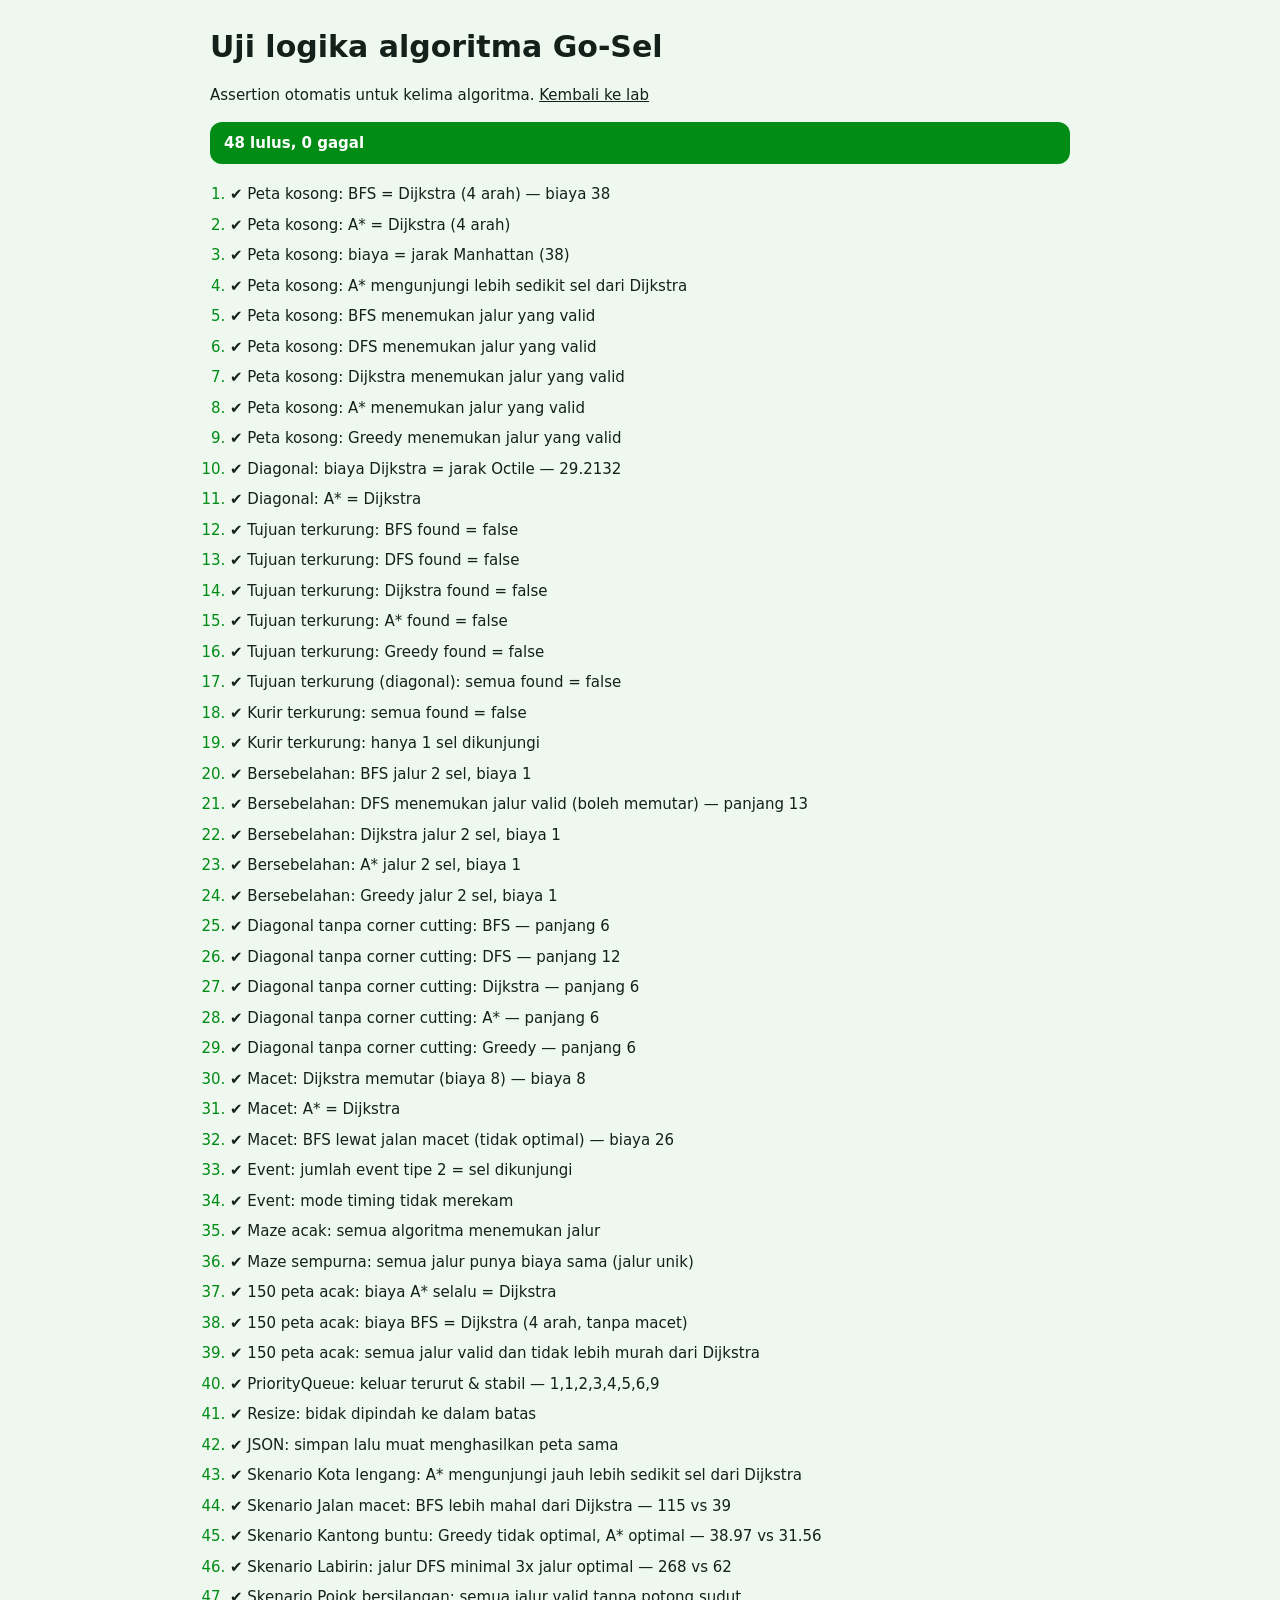
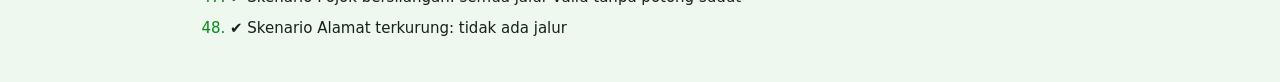
<file: tests.html>
<!doctype html>
<html lang="id">
<head>
  <meta charset="utf-8">
  <meta name="viewport" content="width=device-width, initial-scale=1">
  <title>Go-Sel · Uji Algoritma</title>
  <style>
    :root { --ok: #008C15; --bad: #F52713; }
    body { font: 15px/1.5 system-ui, sans-serif; margin: 0 auto; max-width: 860px; padding: 24px 16px; background: #EEF8EF; color: #14201A; }
    h1 { margin: 0 0 4px; }
    #summary { font-weight: 700; padding: 10px 14px; border-radius: 12px; color: #fff; background: var(--ok); }
    #summary.fail { background: var(--bad); }
    ol { padding-left: 20px; }
    li { padding: 4px 0; }
    li.pass::marker { color: var(--ok); }
    li.fail { color: var(--bad); font-weight: 600; }
    code { font-family: ui-monospace, monospace; font-size: .9em; }
    a { color: inherit; }
  </style>
</head>
<body>
  <main>
    <h1>Uji logika algoritma Go-Sel</h1>
    <p>Assertion otomatis untuk kelima algoritma. <a href="index.html">Kembali ke lab</a></p>
    <p id="summary" role="status">Menjalankan…</p>
    <ol id="list"></ol>
  </main>

  <script src="js/algorithms/common.js"></script>
  <script src="js/algorithms/bfs.js"></script>
  <script src="js/algorithms/dfs.js"></script>
  <script src="js/algorithms/dijkstra.js"></script>
  <script src="js/algorithms/astar.js"></script>
  <script src="js/algorithms/greedy.js"></script>
  <script src="js/grid.js"></script>
  <script src="js/maze.js"></script>
  <script src="js/scenarios.js"></script>
  <script>
  (function () {
    'use strict';
    var NS = window.GoSel, ALG = NS.algorithms, ORDER = NS.ALGO_ORDER, A = NS.algo;
    var list = document.getElementById('list'), pass = 0, fail = 0;

    function check(name, cond, detail) {
      var li = document.createElement('li');
      li.className = cond ? 'pass' : 'fail';
      li.textContent = (cond ? '✔ ' : '✘ ') + name + (detail ? '  —  ' + detail : '');
      list.appendChild(li);
      cond ? pass++ : fail++;
    }

    // Membuat grid dari gambar ASCII: '#' gedung, '~' macet, 'S' kurir, 'G' tujuan.
    function fromAscii(lines) {
      var rows = lines.length, cols = lines[0].length;
      var g = new NS.Grid(rows, cols);
      lines.forEach(function (line, r) {
        for (var c = 0; c < cols; c++) {
          var ch = line[c];
          if (ch === '#') g.cells[r * cols + c] = 1;
          else if (ch === '~') g.cells[r * cols + c] = 2;
          else if (ch === 'S') g.start = { r: r, c: c };
          else if (ch === 'G') g.goal = { r: r, c: c };
        }
      });
      return g;
    }

    function run(id, g, diagonal, record) {
      return ALG[id].solve(g.cells, g.rows, g.cols, g.startIndex(), g.goalIndex(),
        { diagonal: !!diagonal, record: !!record });
    }

    function validPath(g, res, diagonal) {
      if (!res.found) return true;
      var p = res.path;
      if (p[0] !== g.startIndex() || p[p.length - 1] !== g.goalIndex()) return false;
      for (var i = 1; i < p.length; i++) {
        var a = g.rc(p[i - 1]), b = g.rc(p[i]);
        var dr = Math.abs(a.r - b.r), dc = Math.abs(a.c - b.c);
        if (g.cells[p[i]] === 1) return false;
        if (dr + dc === 0 || dr > 1 || dc > 1) return false;
        if (!diagonal && dr + dc !== 1) return false;
        if (dr === 1 && dc === 1 && (g.get(a.r, b.c) === 1 || g.get(b.r, a.c) === 1)) return false;
      }
      return true;
    }

    // 1. Peta kosong 20 x 30
    var empty = new NS.Grid(20, 30);
    empty.start = { r: 2, c: 3 }; empty.goal = { r: 17, c: 26 };
    var dj = run('dijkstra', empty);
    check('Peta kosong: BFS = Dijkstra (4 arah)', A.sameCost(run('bfs', empty).cost, dj.cost), 'biaya ' + dj.cost);
    check('Peta kosong: A* = Dijkstra (4 arah)', A.sameCost(run('astar', empty).cost, dj.cost));
    check('Peta kosong: biaya = jarak Manhattan (38)', A.sameCost(dj.cost, 38));
    check('Peta kosong: A* mengunjungi lebih sedikit sel dari Dijkstra',
      run('astar', empty).visitedCount < dj.visitedCount);
    ORDER.forEach(function (id) {
      var r = run(id, empty);
      check('Peta kosong: ' + ALG[id].name + ' menemukan jalur yang valid', r.found && validPath(empty, r, false));
    });

    // 2. Diagonal pada peta kosong
    var djD = run('dijkstra', empty, true);
    var octile = A.heuristic(empty.startIndex(), empty.goalIndex(), empty.cols, true);
    check('Diagonal: biaya Dijkstra = jarak Octile', A.sameCost(djD.cost, octile), djD.cost.toFixed(4));
    check('Diagonal: A* = Dijkstra', A.sameCost(run('astar', empty, true).cost, djD.cost));

    // 3. Tujuan terkurung
    var boxed = fromAscii([
      'S.........',
      '..........',
      '.....###..',
      '.....#G#..',
      '.....###..',
      '..........'
    ]);
    ORDER.forEach(function (id) {
      var r = run(id, boxed, false, true);
      check('Tujuan terkurung: ' + ALG[id].name + ' found = false', r.found === false && r.path === null && r.cost === Infinity);
    });
    check('Tujuan terkurung (diagonal): semua found = false', ORDER.every(function (id) { return !run(id, boxed, true).found; }));

    // 4. Kurir terkurung
    var trapped = fromAscii(['.###......', '.#S#......', '.###....G.', '..........', '..........']);
    check('Kurir terkurung: semua found = false', ORDER.every(function (id) { return !run(id, trapped).found; }));
    check('Kurir terkurung: hanya 1 sel dikunjungi', ORDER.every(function (id) { return run(id, trapped).visitedCount === 1; }));

    // 5. Bersebelahan
    var adj = fromAscii(['.....', '.SG..', '.....', '.....', '.....']);
    ORDER.forEach(function (id) {
      var r = run(id, adj);
      if (id === 'dfs') {
        // DFS menyusur "atas" dulu, jadi jalurnya boleh memutar, asal valid.
        check('Bersebelahan: DFS menemukan jalur valid (boleh memutar)', r.found && validPath(adj, r, false),
          'panjang ' + (r.path.length - 1));
      } else {
        check('Bersebelahan: ' + ALG[id].name + ' jalur 2 sel, biaya 1', r.found && r.path.length === 2 && A.sameCost(r.cost, 1));
      }
    });

    // 6. Tanpa corner cutting
    var corner = fromAscii([
      '.....',
      '.S#..',
      '.#G..',
      '.....',
      '.....'
    ]);
    ORDER.forEach(function (id) {
      var r = run(id, corner, true);
      var direct = r.found && r.path.length === 2;
      check('Diagonal tanpa corner cutting: ' + ALG[id].name, r.found && !direct && validPath(corner, r, true),
        r.found ? 'panjang ' + (r.path.length - 1) : 'tidak ada jalur');
    });

    // 7. Sel macet: BFS mengabaikan biaya, Dijkstra/A* menghindar
    var jam = fromAscii([
      '.......',
      'S~~~~~G',
      '.......'
    ]);
    var djJam = run('dijkstra', jam), bfsJam = run('bfs', jam);
    check('Macet: Dijkstra memutar (biaya 8)', A.sameCost(djJam.cost, 8), 'biaya ' + djJam.cost);
    check('Macet: A* = Dijkstra', A.sameCost(run('astar', jam).cost, djJam.cost));
    check('Macet: BFS lewat jalan macet (tidak optimal)', bfsJam.cost > djJam.cost, 'biaya ' + bfsJam.cost);

    // 8. Event log
    var rec = run('astar', empty, false, true);
    var types = { 1: 0, 2: 0, 3: 0 };
    for (var i = 0; i < rec.events.length; i += 2) types[rec.events[i]]++;
    check('Event: jumlah event tipe 2 = sel dikunjungi', types[2] === rec.visitedCount);
    check('Event: mode timing tidak merekam', run('astar', empty).events === null);

    // 9. Maze acak tetap tersambung
    var mz = new NS.Grid(31, 51);
    var m = NS.Maze.backtracker(31, 51, Math.random, 0);
    mz.cells.set(m.cells);
    mz.start = mz.nearestFree(0, 0, null);
    mz.goal = mz.nearestFree(30, 50, mz.start);
    var mres = ORDER.map(function (id) { return run(id, mz); });
    check('Maze acak: semua algoritma menemukan jalur', mres.every(function (r) { return r.found; }));
    check('Maze sempurna: semua jalur punya biaya sama (jalur unik)',
      mres.every(function (r) { return A.sameCost(r.cost, mres[2].cost); }));

    // 10. Uji acak: A* = Dijkstra, BFS = Dijkstra (4 arah tanpa macet)
    var okA = true, okB = true, okV = true;
    for (var t = 0; t < 150; t++) {
      var g = new NS.Grid(12 + (t % 9), 15 + (t % 13));
      var diag = t % 2 === 0, withJam = t % 3 === 0;
      for (var k = 0; k < g.cells.length; k++) {
        var x = Math.random();
        g.cells[k] = x < 0.28 ? 1 : (withJam && x < 0.38 ? 2 : 0);
      }
      g.start = g.nearestFree(0, 0, null);
      g.goal = g.nearestFree(g.rows - 1, g.cols - 1, g.start);
      var d = run('dijkstra', g, diag);
      var a = run('astar', g, diag);
      if (!A.sameCost(a.cost, d.cost)) okA = false;
      if (!diag && !withJam && !A.sameCost(run('bfs', g, false).cost, d.cost)) okB = false;
      ORDER.forEach(function (id) {
        var r = run(id, g, diag);
        if (r.found !== d.found || !validPath(g, r, diag) || r.cost < d.cost - 1e-9) okV = false;
      });
    }
    check('150 peta acak: biaya A* selalu = Dijkstra', okA);
    check('150 peta acak: biaya BFS = Dijkstra (4 arah, tanpa macet)', okB);
    check('150 peta acak: semua jalur valid dan tidak lebih murah dari Dijkstra', okV);

    // 11. PriorityQueue
    var pq = new A.PriorityQueue(2), vals = [5, 1, 4, 1, 3, 9, 2, 6];
    vals.forEach(function (v, i) { pq.push(i, v, 0); });
    var out = [];
    while (pq.size) out.push(vals[pq.pop()]);
    check('PriorityQueue: keluar terurut & stabil', out.join(',') === '1,1,2,3,4,5,6,9', out.join(','));

    // 12. Grid resize & JSON
    var rg = new NS.Grid(20, 30);
    rg.start = { r: 19, c: 29 }; rg.goal = { r: 5, c: 5 }; rg.set(3, 3, 1);
    rg.resize(10, 10);
    check('Resize: bidak dipindah ke dalam batas', rg.inBounds(rg.start.r, rg.start.c) && rg.get(3, 3) === 1);
    var back = NS.Grid.fromJSON(JSON.parse(JSON.stringify(rg.toJSON())));
    check('JSON: simpan lalu muat menghasilkan peta sama', back.cells.join('') === rg.cells.join('') && back.start.r === rg.start.r);

    // 13. Klaim tiap skenario di kartu "Skenario siap coba" harus tetap benar
    function scen(id) {
      var sc = NS.Scenarios.filter(function (x) { return x.id === id; })[0], b = sc.build(), out = {};
      ORDER.forEach(function (a) { out[a] = run(a, b.grid, b.diagonal); });
      return out;
    }
    var so = scen('open');
    check('Skenario Kota lengang: A* mengunjungi jauh lebih sedikit sel dari Dijkstra', so.astar.visitedCount * 4 < so.dijkstra.visitedCount);
    var sj = scen('jam');
    check('Skenario Jalan macet: BFS lebih mahal dari Dijkstra', sj.bfs.cost > sj.dijkstra.cost + 1e-9, sj.bfs.cost + ' vs ' + sj.dijkstra.cost);
    var st = scen('trap');
    check('Skenario Kantong buntu: Greedy tidak optimal, A* optimal',
      st.greedy.cost > st.dijkstra.cost + 1e-9 && A.sameCost(st.astar.cost, st.dijkstra.cost),
      st.greedy.cost.toFixed(2) + ' vs ' + st.dijkstra.cost.toFixed(2));
    var sm = scen('maze');
    check('Skenario Labirin: jalur DFS minimal 3x jalur optimal', sm.dfs.cost >= 3 * sm.dijkstra.cost, sm.dfs.cost + ' vs ' + sm.dijkstra.cost);
    var sd = scen('diag');
    check('Skenario Pojok bersilangan: semua jalur valid tanpa potong sudut', ORDER.every(function (a) {
      var b = NS.Scenarios.filter(function (x) { return x.id === 'diag'; })[0].build();
      return sd[a].found && validPath(b.grid, sd[a], true);
    }));
    var sb = scen('boxed');
    check('Skenario Alamat terkurung: tidak ada jalur', ORDER.every(function (a) { return !sb[a].found; }));

    var sum = document.getElementById('summary');
    sum.textContent = pass + ' lulus, ' + fail + ' gagal';
    if (fail) sum.classList.add('fail');
    document.title = (fail ? '✘ ' : '✔ ') + document.title;
  })();
  </script>
</body>
</html>
</file>
<file: css/tokens.css>
/* Go-Sel — design tokens. Tema terang default, tema gelap lewat
 * tombol manual (data-theme="dark" pada <html>). */
:root {
  color-scheme: light;

  /* Palet inti (terinspirasi hijau Gojek, tanpa aset resmi) */
  --gs-green-600: #00AA13;
  --gs-green-700: #008C15;
  --gs-green-800: #007A12;   /* teks & tombol: kontras AA dengan putih */
  --gs-green-900: #00590D;
  --gs-green-500: #43B02A;
  --gs-green-400: #6CC24A;
  --gs-green-200: #BCE194;
  --gs-green-100: #DDF1DF;
  --gs-green-50: #EEF8EF;
  --gs-ink-900: #14201A;
  --gs-amber-500: #FFB400;
  --gs-red-500: #F52713;

  /* Warna ikon layanan (gaya grid layanan aplikasi ojek online) */
  --svc-bfs: #00AA13;
  --svc-dfs: #7B3FE4;
  --svc-dijkstra: #0E7FD8;
  --svc-astar: #EE2737;
  --svc-greedy: #F28500;

  /* Tipografi */
  --font-sans: "Plus Jakarta Sans", system-ui, -apple-system, "Segoe UI", Roboto, sans-serif;
  --font-mono: "JetBrains Mono", ui-monospace, SFMono-Regular, Menlo, Consolas, monospace;
  --fs-2xs: clamp(0.68rem, 0.66rem + 0.08vw, 0.72rem);
  --fs-xs: clamp(0.74rem, 0.72rem + 0.1vw, 0.8rem);
  --fs-sm: clamp(0.82rem, 0.8rem + 0.12vw, 0.9rem);
  --fs-base: clamp(0.94rem, 0.9rem + 0.18vw, 1rem);
  --fs-md: clamp(1.02rem, 0.96rem + 0.3vw, 1.15rem);
  --fs-lg: clamp(1.15rem, 1.02rem + 0.6vw, 1.4rem);
  --fs-xl: clamp(1.4rem, 1.12rem + 1.3vw, 2rem);
  --fs-2xl: clamp(1.9rem, 1.3rem + 2.6vw, 3rem);

  /* Jarak & bentuk */
  --sp-1: 0.25rem;
  --sp-2: 0.5rem;
  --sp-3: 0.75rem;
  --sp-4: 1rem;
  --sp-5: clamp(1rem, 0.8rem + 1vw, 1.5rem);
  --sp-6: clamp(1.25rem, 0.9rem + 1.8vw, 2.25rem);
  --gutter: clamp(16px, 2.5vw, 32px);
  --radius-xs: 8px;
  --radius-sm: 12px;
  --radius: 18px;
  --radius-lg: 24px;
  --radius-pill: 999px;
  --max-w: 1440px;

  /* Permukaan (terang) */
  --bg: #F3F5F4;
  --surface: #FFFFFF;
  --surface-2: #F6F8F7;
  --surface-3: #ECF0EE;
  --text: var(--gs-ink-900);
  --text-muted: #4D5C54;
  --text-soft: #6E7D75;
  --border: #E2E7E4;
  --border-strong: #C5D0CA;
  --accent: var(--gs-green-600);
  --accent-strong: var(--gs-green-800);
  --accent-hover: var(--gs-green-900);
  --accent-text: var(--gs-green-800);
  --accent-soft: var(--gs-green-100);
  --on-accent: #FFFFFF;
  --focus: #00590D;
  --danger: var(--gs-red-500);
  --danger-text: #B81D0D;
  --danger-soft: #FFE9E6;
  --warn-soft: #FFF4D6;
  --warn-text: #7A5300;
  --gold: #E8A100;

  --shadow-sm: 0 1px 2px rgba(20, 32, 26, 0.06);
  --shadow-lg: 0 18px 48px -16px rgba(20, 32, 26, 0.35), 0 2px 8px rgba(20, 32, 26, 0.08);
  --wallet-bg: #007A12;

  /* Warna canvas (dibaca JS lewat getComputedStyle) */
  --cell-empty: #FFFFFF;
  --cell-line: rgba(20, 32, 26, 0.08);
  --cell-frontier: var(--gs-green-400);
  --cell-visited: var(--gs-green-200);
  --cell-current: var(--gs-amber-500);
  --cell-path: var(--gs-green-700);
  --cell-wall: var(--gs-ink-900);
  --cell-window: rgba(255, 214, 102, 0.85);
  --cell-jam: var(--gs-red-500);
  --cell-jam-bg: #FFE3DF;
  --cell-text: #14201A;
  --road-mark: #FFFFFF;
  --hover-ok: rgba(0, 170, 19, 0.28);
  --hover-bad: rgba(245, 39, 19, 0.3);
}

/* Tema gelap hanya aktif lewat tombol (default selalu terang). */
:root[data-theme="dark"] {
  color-scheme: dark;
  --bg: #050706;
  --surface: #0C100E;
  --surface-2: #111613;
  --surface-3: #181F1B;
  --text: #EDF5EF;
  --text-muted: #A3B3A8;
  --text-soft: #7D8F84;
  --border: #1C2420;
  --border-strong: #2C3832;
  --accent-text: var(--gs-green-400);
  --accent-soft: #10261A;
  --focus: #FFB400;
  --danger-text: #FF8A7D;
  --danger-soft: #2A100D;
  --warn-soft: #261E08;
  --warn-text: #FFD36B;
  --shadow-sm: 0 1px 2px rgba(0, 0, 0, 0.6);
  --shadow-lg: 0 24px 60px -20px rgba(0, 0, 0, 0.9);
  --wallet-bg: #064A10;

  --cell-empty: #0E1310;
  --cell-line: rgba(237, 245, 239, 0.05);
  --cell-visited: #2C4F25;
  --cell-path: var(--gs-green-600);
  --cell-wall: #2F3A34;
  --cell-window: rgba(255, 196, 64, 0.9);
  --cell-jam-bg: #2E120E;
  --cell-text: #EDF5EF;
  --road-mark: #EEF8EF;
}
</file>
<file: css/base.css>
/* Go-Sel — reset & tipografi dasar */
*, *::before, *::after { box-sizing: border-box; }

html {
  -webkit-text-size-adjust: 100%;
  text-size-adjust: 100%;
  scroll-behavior: smooth;
  scroll-padding-top: 84px;
}

body {
  margin: 0;
  min-height: 100vh;
  font-family: var(--font-sans);
  font-size: var(--fs-base);
  line-height: 1.55;
  color: var(--text);
  background-color: var(--bg);
  -webkit-font-smoothing: antialiased;
  text-rendering: optimizeLegibility;
  overflow-x: hidden;
  transition: background-color 0.3s ease, color 0.3s ease;
}

h1, h2, h3, h4 { margin: 0; line-height: 1.2; letter-spacing: -0.025em; font-weight: 800; }
h2 { font-size: var(--fs-lg); }
h3 { font-size: var(--fs-md); font-weight: 700; }
p { margin: 0 0 var(--sp-3); }
p:last-child { margin-bottom: 0; }
ul, ol { margin: 0; padding: 0; }
img, svg, canvas { display: block; max-width: 100%; }
button, input, select, textarea { font: inherit; color: inherit; }
button { cursor: pointer; }
fieldset { margin: 0; padding: 0; border: 0; min-width: 0; }
dl, dd { margin: 0; }
code, kbd, output.mono, .mono { font-family: var(--font-mono); font-variant-numeric: tabular-nums; }
code { font-size: 0.88em; background: var(--surface-3); padding: 0.1em 0.4em; border-radius: 6px; }
kbd {
  font-size: 0.82em;
  padding: 0.1em 0.5em;
  border-radius: 6px;
  border: 1px solid var(--border-strong);
  border-bottom-width: 2px;
  background: var(--surface-2);
}

a { color: var(--accent-text); text-underline-offset: 3px; text-decoration-thickness: 1.5px; }
a:hover { color: var(--accent-hover); }

:focus-visible {
  outline: 3px solid var(--focus);
  outline-offset: 2px;
  border-radius: 6px;
}

::selection { background: var(--gs-green-200); color: var(--gs-ink-900); }

/* Atribut hidden harus menang atas display komponen. */
[hidden] { display: none !important; }

.sr-only {
  position: absolute !important;
  width: 1px; height: 1px;
  padding: 0; margin: -1px;
  overflow: hidden; clip: rect(0 0 0 0);
  white-space: nowrap; border: 0;
}

.skip-link {
  position: absolute;
  left: 16px; top: -60px;
  z-index: 100;
  padding: 10px 16px;
  border-radius: var(--radius-sm);
  background: var(--accent-strong);
  color: var(--on-accent);
  font-weight: 700;
  text-decoration: none;
  transition: top 0.2s ease;
}
.skip-link:focus { top: 12px; color: var(--on-accent); }

.small { font-size: var(--fs-sm); }
.muted { color: var(--text-muted); }

.ico {
  width: 1.2em; height: 1.2em;
  flex: none;
  fill: none;
  stroke: currentColor;
  stroke-width: 2;
  stroke-linecap: round;
  stroke-linejoin: round;
}

@media (prefers-reduced-motion: reduce) {
  html { scroll-behavior: auto; }
  *, *::before, *::after {
    animation-duration: 0.001ms !important;
    animation-iteration-count: 1 !important;
    transition-duration: 0.001ms !important;
  }
}
</file>
<file: css/layout.css>
/* Go-Sel — layout halaman (mobile first: 360px → tablet → desktop) */

/* ---------- App bar ---------- */
.appbar {
  position: sticky;
  top: 0;
  z-index: 40;
  background: color-mix(in srgb, var(--surface) 88%, transparent);
  backdrop-filter: saturate(1.6) blur(14px);
  -webkit-backdrop-filter: saturate(1.6) blur(14px);
  border-bottom: 1px solid var(--border);
}
.appbar__inner {
  max-width: var(--max-w);
  margin: 0 auto;
  padding: 10px var(--gutter);
  display: flex;
  align-items: center;
  gap: var(--sp-4);
}
.brand {
  display: flex;
  align-items: center;
  gap: 10px;
  text-decoration: none;
  color: inherit;
  min-width: 0;
}
.brand__logo { width: 40px; height: 40px; flex: none; filter: drop-shadow(0 4px 8px rgba(0, 170, 19, 0.3)); }
.brand__text { display: flex; flex-direction: column; min-width: 0; }
.brand__name { white-space: nowrap; font-weight: 800; font-size: var(--fs-lg); letter-spacing: -0.03em; color: var(--accent-text); line-height: 1.1; }
.brand__tag { font-size: var(--fs-xs); color: var(--text-muted); white-space: nowrap; overflow: hidden; text-overflow: ellipsis; }

.topnav { display: none; gap: 4px; margin-left: auto; }
.topnav a {
  padding: 8px 14px;
  border-radius: var(--radius-pill);
  font-weight: 600;
  font-size: var(--fs-sm);
  color: var(--text-muted);
  text-decoration: none;
  transition: background-color 0.2s, color 0.2s;
}
.topnav a:hover, .topnav a[aria-current="true"] { background: var(--accent-soft); color: var(--accent-text); }
.appbar__actions { display: flex; align-items: center; gap: 4px; margin-left: auto; flex: none; }
.topnav + .appbar__actions { margin-left: 0; }

/* ---------- Halaman ---------- */
.page {
  max-width: var(--max-w);
  margin: 0 auto;
  padding: var(--sp-5) var(--gutter) calc(96px + env(safe-area-inset-bottom));
  display: grid;
  gap: var(--sp-5);
}

.home {
  display: grid;
  gap: var(--sp-5);
  min-width: 0;
}

.lab-layout {
  display: grid;
  gap: var(--sp-5);
  grid-template-columns: minmax(0, 1fr);
  grid-template-areas:
    "lab"
    "hasil"
    "kontrol";
  align-items: start;
}
.lab { grid-area: lab; }
.results { grid-area: hasil; }
.controls { grid-area: kontrol; }

.compare__grid, .learn__grid, .missions__grid {
  display: grid;
  gap: var(--sp-5);
  grid-template-columns: minmax(0, 1fr);
}

/* ---------- Footer ---------- */
.site-footer {
  border-top: 1px solid var(--border);
  background: var(--surface);
  padding: var(--sp-6) var(--gutter) calc(var(--sp-6) + 72px + env(safe-area-inset-bottom));
}
.site-footer__inner {
  max-width: var(--max-w);
  margin: 0 auto;
  display: grid;
  gap: var(--sp-5);
  grid-template-columns: minmax(0, 1fr);
}
.site-footer__brand { display: flex; gap: 12px; align-items: flex-start; }
.site-footer__brand strong { font-size: var(--fs-md); color: var(--accent-text); }
.site-footer p { margin: 0 0 4px; }
.site-footer__meta { color: var(--text-muted); }

/* ---------- Bottom navigation (gaya aplikasi mobile) ---------- */
.bottomnav {
  position: fixed;
  left: 0; right: 0; bottom: 0;
  z-index: 45;
  display: grid;
  grid-template-columns: repeat(5, 1fr);
  padding: 6px 6px calc(6px + env(safe-area-inset-bottom));
  background: color-mix(in srgb, var(--surface) 94%, transparent);
  backdrop-filter: blur(12px);
  -webkit-backdrop-filter: blur(12px);
  border-top: 1px solid var(--border);
  box-shadow: 0 -8px 24px -18px rgba(0, 0, 0, 0.35);
}
.bottomnav a {
  display: flex;
  flex-direction: column;
  align-items: center;
  gap: 2px;
  padding: 6px 2px;
  border-radius: var(--radius-sm);
  font-size: var(--fs-2xs);
  font-weight: 700;
  color: var(--text-soft);
  text-decoration: none;
  transition: color 0.2s;
}
.bottomnav .ico { width: 22px; height: 22px; }
.bottomnav a[aria-current="true"] { color: var(--accent-text); }
.bottomnav a[aria-current="true"] .ico { stroke-width: 2.4; }

/* ---------- Tablet ---------- */
@media (min-width: 640px) {
  .home { grid-template-columns: minmax(0, 5fr) minmax(0, 7fr); align-items: start; }
  .controls { display: grid; grid-template-columns: repeat(2, minmax(0, 1fr)); gap: var(--sp-3); align-items: start; }
  .site-footer__inner { grid-template-columns: minmax(0, 1fr) minmax(0, 1fr); }
  .site-footer__meta { grid-column: 1 / -1; }
  .missions__grid { grid-template-columns: minmax(0, 3fr) minmax(0, 2fr); }
}

/* ---------- Desktop ---------- */
@media (min-width: 1024px) {
  .topnav { display: flex; }
  .bottomnav { display: none; }
  .page { padding-bottom: var(--sp-6); }
  .site-footer { padding-bottom: var(--sp-6); }
  .site-footer__inner { grid-template-columns: 1.2fr 1.4fr 1.4fr; }
  .site-footer__meta { grid-column: auto; }

  .lab-layout {
    grid-template-columns: minmax(0, 1fr) clamp(320px, 27vw, 390px);
    grid-template-areas:
      "lab kontrol"
      "hasil kontrol";
  }
  .controls {
    display: block;
    position: sticky;
    top: 84px;
    max-height: calc(100vh - 100px);
    overflow-y: auto;
    overscroll-behavior: contain;
    scrollbar-width: thin;
  }
  .compare__grid { grid-template-columns: minmax(0, 7fr) minmax(0, 5fr); align-items: start; }
  .learn__grid { grid-template-columns: minmax(0, 2fr) minmax(0, 1fr); align-items: start; }
}

@media (min-width: 1280px) {
  .home { grid-template-columns: minmax(0, 4fr) minmax(0, 8fr); }
}

@media (max-width: 420px) {
  .brand__tag { display: none; }
  .hide-sm { display: none; }
}

@media print {
  .appbar, .bottomnav, .controls, .playbar, .toasts, .promo, .wallet__actions, .skip-link { display: none !important; }
  body { background: #fff; }
  .reveal { opacity: 1 !important; transform: none !important; }
  .card { box-shadow: none !important; break-inside: avoid; }
  .lab-layout { grid-template-columns: 1fr; grid-template-areas: "lab" "hasil"; }
}
</file>
<file: css/components.css>
/* Go-Sel — komponen UI */

/* ---------- Kartu ---------- */
.card {
  background: var(--surface);
  border: 1px solid var(--border);
  border-radius: 20px;
  padding: var(--sp-5);
  min-width: 0;
  transition: background-color 0.3s ease, border-color 0.3s ease;
}
.section-title {
  display: flex;
  align-items: center;
  gap: 10px;
  font-size: var(--fs-lg);
}
.section-title > .ico { display: none; }
.section-head {
  display: flex;
  flex-wrap: wrap;
  justify-content: space-between;
  align-items: flex-end;
  gap: var(--sp-3) var(--sp-5);
  margin-bottom: var(--sp-5);
}
.section-head p { margin: 6px 0 0; max-width: 62ch; }
.sub-title {
  display: flex; align-items: center; gap: 8px;
  font-size: var(--fs-base);
  margin: var(--sp-4) 0 var(--sp-3);
}
.sub-title:first-child { margin-top: 0; }
.sub-title .ico { color: var(--accent-text); }

/* ---------- Tombol ---------- */
.btn {
  --btn-bg: var(--surface);
  --btn-fg: var(--text);
  --btn-border: var(--border-strong);
  display: inline-flex;
  align-items: center;
  justify-content: center;
  gap: 8px;
  min-height: 42px;
  padding: 0 18px;
  border-radius: var(--radius-pill);
  border: 1.5px solid var(--btn-border);
  background: var(--btn-bg);
  color: var(--btn-fg);
  font-weight: 700;
  font-size: var(--fs-sm);
  line-height: 1;
  text-decoration: none;
  white-space: nowrap;
  user-select: none;
  -webkit-tap-highlight-color: transparent;
  transition: background-color 0.18s, border-color 0.18s, color 0.18s, transform 0.12s, box-shadow 0.18s;
}
.btn:hover:not(:disabled) { border-color: var(--accent); color: var(--accent-text); }
.btn:active:not(:disabled) { transform: translateY(1px) scale(0.98); }
.btn:disabled { opacity: 0.45; cursor: not-allowed; }
.btn .ico { width: 18px; height: 18px; }

.btn--primary {
  --btn-bg: var(--accent-strong);
  --btn-fg: var(--on-accent);
  --btn-border: var(--accent-strong);
}
.btn--primary:hover:not(:disabled) { background: var(--accent-hover); border-color: var(--accent-hover); color: var(--on-accent); }
.btn--outline { --btn-bg: transparent; }
.btn--soft { --btn-bg: var(--accent-soft); --btn-fg: var(--accent-text); --btn-border: transparent; }
.btn--ghost { --btn-bg: transparent; --btn-border: transparent; --btn-fg: var(--text-muted); }
.btn--ghost:hover:not(:disabled) { background: var(--accent-soft); border-color: transparent; }
.btn--danger { --btn-bg: transparent; --btn-fg: var(--danger-text); --btn-border: color-mix(in srgb, var(--danger) 45%, transparent); }
.btn--danger:hover:not(:disabled) { background: var(--danger-soft); border-color: var(--danger); color: var(--danger-text); }
.btn--sm { min-height: 36px; padding: 0 14px; font-size: var(--fs-xs); }
.btn--lg { min-height: 48px; padding: 0 24px; font-size: var(--fs-base); }
.btn--block { width: 100%; }

.icon-btn {
  display: inline-grid;
  place-items: center;
  width: 40px; height: 40px;
  border-radius: 50%;
  border: 0;
  background: transparent;
  color: var(--text-muted);
  transition: background-color 0.2s, color 0.2s, transform 0.3s;
}
.icon-btn:hover { background: var(--accent-soft); color: var(--accent-text); }
.icon-btn .ico { width: 22px; height: 22px; }
#btn-theme .ico--moon { display: none; }
:root[data-theme="dark"] #btn-theme .ico--sun { display: none; }
:root[data-theme="dark"] #btn-theme .ico--moon { display: block; }

/* ---------- Chip ---------- */
.chip {
  display: inline-flex;
  align-items: center;
  gap: 6px;
  padding: 4px 12px;
  border-radius: var(--radius-pill);
  font-size: var(--fs-xs);
  font-weight: 700;
  background: var(--surface-3);
  color: var(--text-muted);
  white-space: nowrap;
}
.chip::before {
  content: "";
  width: 8px; height: 8px;
  border-radius: 50%;
  background: currentColor;
  opacity: 0.8;
}
.chip[data-state="ready"], .chip[data-tone="ok"] { background: var(--accent-soft); color: var(--accent-text); }
.chip[data-state="running"], .chip[data-tone="run"] { background: var(--warn-soft); color: var(--warn-text); }
.chip[data-state="running"]::before, .chip[data-tone="run"]::before { animation: blink 0.9s ease-in-out infinite; }
.chip[data-state="paused"] { background: var(--surface-3); color: var(--text); }
.chip[data-state="done"] { background: var(--accent-strong); color: var(--on-accent); }
.chip[data-tone="bad"] { background: var(--danger-soft); color: var(--danger-text); }
.chip--warn { background: var(--warn-soft); color: var(--warn-text); }
@keyframes blink { 50% { opacity: 0.2; } }

/* ---------- Beranda: kartu dompet ---------- */
.wallet {
  position: relative;
  overflow: hidden;
  border-radius: var(--radius-lg);
  padding: var(--sp-5);
  color: #fff;
  background-color: var(--wallet-bg);
  isolation: isolate;
}
/* Motif sel peta yang memudar ke kiri */
.wallet::before {
  content: "";
  position: absolute;
  inset: 0;
  z-index: -1;
  background-image:
    linear-gradient(rgba(255, 255, 255, 0.09) 1px, transparent 1px),
    linear-gradient(90deg, rgba(255, 255, 255, 0.09) 1px, transparent 1px);
  background-size: 20px 20px;
  -webkit-mask-image: linear-gradient(100deg, transparent 35%, #000 100%);
  mask-image: linear-gradient(100deg, transparent 35%, #000 100%);
}
.wallet__top { display: flex; flex-wrap: wrap; justify-content: space-between; gap: var(--sp-3); }
.wallet__label { display: flex; align-items: center; gap: 6px; font-weight: 600; font-size: var(--fs-sm); opacity: 0.92; margin: 0; }
.wallet__points { display: flex; align-items: baseline; gap: 8px; margin: 2px 0 0; }
.wallet__points output { font-family: var(--font-mono); font-weight: 700; font-size: var(--fs-2xl); letter-spacing: -0.03em; line-height: 1.1; }
.wallet__points span { font-weight: 600; opacity: 0.85; }
.wallet__points output.bump { animation: bump 0.6s cubic-bezier(.3, 1.6, .5, 1); }
@keyframes bump { 40% { transform: scale(1.18); color: #FFE08A; } }
.wallet__level { display: flex; flex-direction: column; align-items: flex-start; gap: 6px; min-width: 150px; }
.wallet__badge {
  padding: 4px 12px;
  border-radius: var(--radius-pill);
  background: rgba(255, 255, 255, 0.18);
  border: 1px solid rgba(255, 255, 255, 0.35);
  font-size: var(--fs-xs);
  font-weight: 800;
}
.wallet__level small { font-size: var(--fs-2xs); opacity: 0.88; }
.wallet progress, .mission-progress progress {
  -webkit-appearance: none;
  appearance: none;
  width: 100%;
  height: 8px;
  border: 0;
  border-radius: 99px;
  overflow: hidden;
  background: rgba(255, 255, 255, 0.22);
}
.wallet progress::-webkit-progress-bar { background: rgba(255, 255, 255, 0.22); }
.wallet progress::-webkit-progress-value { background: var(--gs-amber-500); border-radius: 99px; transition: width 0.6s ease; }
.wallet progress::-moz-progress-bar { background: var(--gs-amber-500); border-radius: 99px; }
.wallet__actions {
  display: grid;
  grid-template-columns: repeat(4, 1fr);
  gap: 6px;
  margin-top: var(--sp-4);
  padding: 10px 6px 6px;
  border-radius: var(--radius);
  background: rgba(0, 0, 0, 0.14);
}
.wallet__action {
  display: flex;
  flex-direction: column;
  align-items: center;
  gap: 6px;
  padding: 4px 2px;
  border: 0;
  border-radius: var(--radius-sm);
  background: transparent;
  color: #fff;
  font-size: var(--fs-xs);
  font-weight: 700;
  text-decoration: none;
  transition: transform 0.15s, background-color 0.2s;
}
.wallet__action:hover { background: rgba(255, 255, 255, 0.1); color: #fff; }
.wallet__action:active { transform: scale(0.95); }
.wallet__icon {
  display: grid;
  place-items: center;
  width: 40px; height: 40px;
  border-radius: 14px;
  background: #fff;
  color: var(--gs-green-800);
}
.wallet__icon .ico { width: 22px; height: 22px; }
.wallet :focus-visible { outline-color: #FFE08A; }

/* ---------- Beranda: carousel skenario (gaya banner promo) ---------- */
.promo { min-width: 0; display: flex; flex-direction: column; }
.promo__head { margin-bottom: var(--sp-3); }
.promo__title { font-size: var(--fs-md); }
.promo__sub { margin: 2px 0 0; color: var(--text-muted); font-size: var(--fs-sm); }
.promo__track {
  list-style: none;
  display: grid;
  grid-auto-flow: column;
  grid-auto-columns: min(78%, 260px);
  gap: var(--sp-3);
  overflow-x: auto;
  overscroll-behavior-x: contain;
  scroll-snap-type: x mandatory;
  scroll-padding: 0 4px;
  padding: 4px 4px 12px;
  margin: -4px -4px 0;
  scrollbar-width: thin;
  flex: 1;
}
.promo-card {
  --tone: var(--gs-green-600);
  scroll-snap-align: start;
  position: relative;
  overflow: hidden;
  display: flex;
  flex-direction: column;
  gap: 6px;
  padding: var(--sp-4);
  border-radius: var(--radius);
  background: var(--surface);
  border: 1px solid var(--border);
  transition: border-color 0.2s, transform 0.2s;
}
.promo-card:hover { border-color: var(--border-strong); transform: translateY(-2px); }
.promo-card__thumb {
  width: 100%;
  height: auto;
  aspect-ratio: 2 / 1;
  border-radius: var(--radius-sm);
  margin-bottom: 4px;
}
.promo-card__tag {
  align-self: flex-start;
  display: inline-flex;
  align-items: center;
  gap: 6px;
  font-size: var(--fs-2xs);
  font-weight: 800;
  text-transform: uppercase;
  letter-spacing: 0.06em;
  color: var(--text-muted);
}
.promo-card__tag::before { content: ""; width: 8px; height: 8px; border-radius: 2px; background: var(--tone); }
.promo-card__title { font-size: var(--fs-base); }
.promo-card__desc { font-size: var(--fs-sm); color: var(--text-muted); margin: 0; flex: 1; }
.promo-card__btn { align-self: flex-start; margin-top: 4px; --btn-bg: var(--surface-2); }

/* ---------- Lab ---------- */
.lab__head {
  display: flex;
  flex-wrap: wrap;
  justify-content: space-between;
  align-items: flex-start;
  gap: var(--sp-3);
  margin-bottom: var(--sp-4);
}
.hint { margin: 6px 0 0; color: var(--text-muted); font-size: var(--fs-sm); }
.lab__chips { display: flex; gap: 8px; align-items: center; flex-wrap: wrap; }
.algo-pill {
  --svc: var(--svc-astar);
  padding: 4px 12px;
  border-radius: var(--radius-pill);
  font-size: var(--fs-xs);
  font-weight: 800;
  color: #fff;
  background: var(--svc);
  transition: background-color 0.3s;
}
.algo-pill[data-algo="bfs"] { --svc: var(--svc-bfs); }
.algo-pill[data-algo="dfs"] { --svc: var(--svc-dfs); }
.algo-pill[data-algo="dijkstra"] { --svc: var(--svc-dijkstra); }
.algo-pill[data-algo="greedy"] { --svc: var(--svc-greedy); }

.map { margin: 0; }
.map__stage {
  position: relative;
  width: 100%;
  display: flex;
  justify-content: center;
  padding: 8px;
  border-radius: var(--radius);
  background: var(--surface-2);
}
.map__canvas-wrap {
  position: relative;
  border-radius: 8px;
  overflow: hidden;
  box-shadow: 0 0 0 1px var(--border);
  line-height: 0;
}
#peta {
  touch-action: none;
  cursor: crosshair;
  background: var(--cell-empty);
}
#peta:focus-visible { outline-offset: -3px; }
#peta.is-grab { cursor: grab; }
#peta.is-grabbing { cursor: grabbing; }
#peta.is-place { cursor: copy; }
#peta-overlay { position: absolute; inset: 0; pointer-events: none; }
.map__stage.is-dragover { border-color: var(--accent); background: var(--accent-soft); }

/* Legenda */
.legend { margin-top: var(--sp-3); display: flex; flex-wrap: wrap; align-items: center; gap: 6px 14px; font-size: var(--fs-xs); color: var(--text-muted); }
.legend__title { font-weight: 800; color: var(--text); text-transform: uppercase; letter-spacing: 0.06em; font-size: var(--fs-2xs); }
.legend__list { list-style: none; display: flex; flex-wrap: wrap; gap: 6px 14px; }
.legend__list li { display: inline-flex; align-items: center; gap: 6px; font-weight: 600; }
.sw { width: 16px; height: 16px; border-radius: 4px; flex: none; display: inline-block; }
.sw svg { width: 16px; height: 16px; }
.sw--courier, .sw--pin { border-radius: 0; }
.sw--wall { background: var(--cell-wall); box-shadow: inset 0 0 0 1px rgba(255, 255, 255, 0.15); }
.sw--jam { background: repeating-linear-gradient(45deg, var(--cell-jam) 0 3px, var(--cell-jam-bg) 3px 6px); }
.sw--frontier { background: var(--cell-frontier); }
.sw--current { background: var(--cell-current); }
.sw--visited { background: var(--cell-visited); }
.sw--path { background: var(--cell-path); }

/* Playbar */
.playbar {
  display: flex;
  flex-wrap: wrap;
  align-items: center;
  justify-content: space-between;
  gap: var(--sp-3) var(--sp-4);
  margin-top: var(--sp-4);
  padding: var(--sp-3);
  border-radius: var(--radius);
  background: var(--surface-2);
  border: 1px solid var(--border);
}
.playbar__buttons { display: flex; flex-wrap: wrap; gap: 8px; }
.playbar__buttons .btn--primary { min-width: 140px; }
.speed { display: flex; align-items: center; gap: 10px; flex: 1 1 220px; max-width: 360px; font-size: var(--fs-sm); font-weight: 700; }
.speed input { flex: 1; min-width: 80px; }
.speed output { min-width: 5.5em; font-size: var(--fs-xs); color: var(--accent-text); font-weight: 800; }
.run-hint { margin: 10px 2px 0; font-size: var(--fs-sm); color: var(--warn-text); font-weight: 600; }
.run-hint:empty { display: none; }

/* ---------- Slider ---------- */
input[type="range"] {
  -webkit-appearance: none;
  appearance: none;
  height: 24px;
  background: transparent;
  accent-color: var(--accent);
  cursor: pointer;
}
input[type="range"]::-webkit-slider-runnable-track {
  height: 6px;
  border-radius: 99px;
  background: linear-gradient(90deg, var(--accent) var(--fill, 50%), var(--surface-3) var(--fill, 50%));
}
input[type="range"]::-moz-range-track { height: 6px; border-radius: 99px; background: var(--surface-3); }
input[type="range"]::-moz-range-progress { height: 6px; border-radius: 99px; background: var(--accent); }
input[type="range"]::-webkit-slider-thumb {
  -webkit-appearance: none;
  width: 20px; height: 20px;
  margin-top: -7px;
  border-radius: 50%;
  background: #fff;
  border: 3px solid var(--accent);
  box-shadow: 0 2px 6px rgba(0, 0, 0, 0.2);
  transition: transform 0.15s;
}
input[type="range"]::-moz-range-thumb {
  width: 14px; height: 14px;
  border-radius: 50%;
  background: #fff;
  border: 3px solid var(--accent);
}
input[type="range"]:active::-webkit-slider-thumb { transform: scale(1.2); }
input[type="range"]:focus-visible { outline-offset: 4px; }

/* ---------- Panel kontrol ---------- */
.controls { padding: var(--sp-3); }
.group { border-bottom: 1px solid var(--border); }
.group:last-child { border-bottom: 0; }
.group__summary {
  display: flex;
  align-items: center;
  gap: 10px;
  padding: 14px 8px;
  border-radius: var(--radius-sm);
  cursor: pointer;
  list-style: none;
  font-weight: 800;
  font-size: var(--fs-base);
  letter-spacing: -0.01em;
  user-select: none;
}
.group__summary::-webkit-details-marker { display: none; }
.group__summary::after {
  content: "";
  width: 9px; height: 9px;
  margin-left: 4px;
  border-right: 2.5px solid var(--text-soft);
  border-bottom: 2.5px solid var(--text-soft);
  transform: rotate(45deg) translateY(-3px);
  transition: transform 0.25s;
}
.group[open] > .group__summary::after { transform: rotate(225deg) translateY(-1px); }
.group__summary:hover { background: var(--surface-2); }
.group__icon { display: none; }
.group__title { flex: 1; }
.group__meta { font-size: var(--fs-xs); font-weight: 700; color: var(--accent-text); background: var(--accent-soft); padding: 2px 10px; border-radius: 99px; }
.group__body { padding: 0 8px 18px; display: grid; gap: 14px; }
.group[open] .group__body { animation: drop 0.25s ease; }
@keyframes drop { from { opacity: 0; transform: translateY(-6px); } }

/* Grid layanan algoritma */
.services { display: grid; grid-template-columns: repeat(5, minmax(0, 1fr)); gap: 6px; }
.service {
  position: relative;
  display: flex;
  flex-direction: column;
  align-items: center;
  gap: 6px;
  padding: 8px 2px;
  border-radius: var(--radius-sm);
  cursor: pointer;
  text-align: center;
  transition: background-color 0.2s;
}
.service input { position: absolute; opacity: 0; pointer-events: none; }
.service__icon {
  display: grid; place-items: center;
  width: 46px; height: 46px;
  border-radius: 50%;
  color: var(--svc);
  background: color-mix(in srgb, var(--svc) 14%, var(--surface));
  border: 2px solid transparent;
  transition: transform 0.2s cubic-bezier(.3, 1.5, .5, 1), background-color 0.2s, color 0.2s, box-shadow 0.2s;
}
.service__icon .ico { width: 24px; height: 24px; }
.service__name { font-size: var(--fs-2xs); font-weight: 800; color: var(--text-muted); }
.service:hover .service__icon { transform: translateY(-2px); }
.service input:checked + .service__icon {
  background: var(--svc);
  color: #fff;
  transform: scale(1.06);
  box-shadow: 0 8px 16px -8px var(--svc);
}
.service input:checked ~ .service__name { color: var(--text); }
.service input:focus-visible + .service__icon { outline: 3px solid var(--focus); outline-offset: 2px; }

/* Switch */
.switch { display: flex; align-items: center; gap: 12px; cursor: pointer; font-weight: 600; font-size: var(--fs-sm); }
.switch input { position: absolute; opacity: 0; width: 1px; height: 1px; }
.switch__track {
  position: relative;
  flex: none;
  width: 44px; height: 26px;
  border-radius: 99px;
  background: var(--border-strong);
  transition: background-color 0.2s;
}
.switch__track::after {
  content: "";
  position: absolute;
  top: 3px; left: 3px;
  width: 20px; height: 20px;
  border-radius: 50%;
  background: #fff;
  box-shadow: 0 1px 3px rgba(0, 0, 0, 0.3);
  transition: transform 0.25s cubic-bezier(.3, 1.4, .5, 1);
}
.switch input:checked + .switch__track { background: var(--accent); }
.switch input:checked + .switch__track::after { transform: translateX(18px); }
.switch input:focus-visible + .switch__track { outline: 3px solid var(--focus); outline-offset: 2px; }
.switch__text small { color: var(--text-muted); font-weight: 500; }

/* Bidak */
.pieces { display: grid; grid-template-columns: 1fr; gap: 8px; }
.piece {
  display: flex;
  align-items: center;
  gap: 10px;
  padding: 8px 10px;
  border-radius: var(--radius-sm);
  background: var(--surface);
  border: 1.5px solid var(--border);
  cursor: grab;
  touch-action: manipulation;
  user-select: none;
  -webkit-user-select: none;
  transition: border-color 0.2s, box-shadow 0.2s, transform 0.15s;
}
.piece:hover { border-color: var(--accent); }
.piece:active { cursor: grabbing; }
.piece.is-dragging { opacity: 0.5; transform: scale(0.97); }
.piece[aria-pressed="true"] {
  border-color: var(--accent);
  box-shadow: 0 0 0 4px var(--accent-soft);
  animation: pulse-border 1.2s ease-in-out infinite;
}
@keyframes pulse-border { 50% { box-shadow: 0 0 0 7px var(--accent-soft); } }
.piece__icon { width: 36px; height: 36px; flex: none; }
.piece[data-piece="start"] .piece__icon { animation: pulse 2s ease-in-out infinite; border-radius: 50%; }
@keyframes pulse { 0%, 100% { box-shadow: 0 0 0 0 rgba(0, 170, 19, 0.45); } 60% { box-shadow: 0 0 0 8px rgba(0, 170, 19, 0); } }
.piece__text { display: flex; flex-direction: column; flex: 1; min-width: 0; line-height: 1.25; }
.piece__text strong { font-size: var(--fs-sm); }
.piece__text small { font-size: var(--fs-2xs); color: var(--text-muted); white-space: nowrap; overflow: hidden; text-overflow: ellipsis; }
.piece.is-placed .piece__text small { color: var(--accent-text); font-weight: 700; }
.piece__grip { color: var(--text-soft); }

/* Segmented control */
.segmented {
  display: grid;
  grid-template-columns: repeat(3, 1fr);
  padding: 4px;
  gap: 4px;
  border-radius: var(--radius-pill);
  background: var(--surface-3);
}
.segmented label { position: relative; cursor: pointer; }
.segmented input { position: absolute; opacity: 0; pointer-events: none; }
.segmented span {
  display: flex; align-items: center; justify-content: center;
  gap: 6px;
  padding: 8px 6px;
  border-radius: var(--radius-pill);
  font-size: var(--fs-xs);
  font-weight: 700;
  color: var(--text-muted);
  transition: background-color 0.2s, color 0.2s, box-shadow 0.2s;
}
.segmented .ico { width: 16px; height: 16px; }
.segmented input:checked + span { background: var(--surface); color: var(--accent-text); box-shadow: var(--shadow-sm); }
.segmented input[value="2"]:checked + span { color: var(--danger-text); }
.segmented input:focus-visible + span { outline: 3px solid var(--focus); outline-offset: 1px; }

.gen, .btn-grid { display: grid; grid-template-columns: 1fr 1fr; gap: 8px; }
.btn-grid .btn, .gen .btn { padding: 0 10px; }
.range-field { display: grid; grid-template-columns: 1fr auto; align-items: center; gap: 2px 10px; font-size: var(--fs-sm); font-weight: 600; }
.range-field input { grid-column: 1; }
.range-field output { grid-row: 1 / span 2; grid-column: 2; font-weight: 700; color: var(--accent-text); min-width: 3.2em; text-align: right; }
.size-field { display: grid; grid-template-columns: 56px 1fr 72px; align-items: center; gap: 10px; font-size: var(--fs-sm); font-weight: 600; }
input[type="number"] {
  width: 100%;
  padding: 6px 8px;
  border-radius: var(--radius-xs);
  border: 1.5px solid var(--border-strong);
  background: var(--surface);
  font-family: var(--font-mono);
  font-size: var(--fs-sm);
  text-align: center;
}
input[type="number"]:focus { border-color: var(--accent); outline: none; box-shadow: 0 0 0 3px var(--accent-soft); }
.file-btn { cursor: pointer; }
.file-btn:focus-within { outline: 3px solid var(--focus); outline-offset: 2px; }

/* ---------- Hasil ---------- */
.results__head { display: flex; justify-content: space-between; align-items: center; gap: 10px; flex-wrap: wrap; margin-bottom: var(--sp-4); }
.driver {
  display: flex;
  align-items: center;
  gap: 12px;
  padding: 12px;
  border-radius: var(--radius);
  background: var(--surface-2);
  border: 1px solid var(--border);
}
.driver__avatar { width: 46px; height: 46px; flex: none; }
.driver__avatar svg { width: 46px; height: 46px; }
.driver__info { display: flex; flex-direction: column; flex: 1; min-width: 0; line-height: 1.3; }
.driver__info small { color: var(--text-muted); font-size: var(--fs-xs); }
.fare { text-align: right; display: flex; flex-direction: column; line-height: 1.2; }
.fare small { font-size: var(--fs-2xs); color: var(--text-muted); font-weight: 600; }
.fare output { font-weight: 700; font-size: var(--fs-md); color: var(--accent-text); }

.tracker { list-style: none; display: grid; grid-template-columns: repeat(4, 1fr); margin: var(--sp-4) 0; counter-reset: step; }
.tracker li {
  position: relative;
  display: flex;
  flex-direction: column;
  align-items: center;
  gap: 6px;
  font-size: var(--fs-2xs);
  font-weight: 700;
  color: var(--text-soft);
  text-align: center;
}
.tracker li::before {
  content: "";
  position: absolute;
  top: 8px; right: 50%;
  width: 100%; height: 3px;
  background: var(--surface-3);
  z-index: 0;
}
.tracker li:first-child::before { display: none; }
.tracker__dot {
  position: relative;
  z-index: 1;
  width: 19px; height: 19px;
  border-radius: 50%;
  background: var(--surface);
  border: 3px solid var(--border-strong);
  transition: background-color 0.3s, border-color 0.3s, transform 0.3s;
}
.tracker li.is-done { color: var(--accent-text); }
.tracker li.is-done::before, .tracker li.is-active::before { background: var(--accent); }
.tracker li.is-done .tracker__dot { background: var(--accent); border-color: var(--accent); }
.tracker li.is-active { color: var(--text); }
.tracker li.is-active .tracker__dot { border-color: var(--gs-amber-500); background: var(--gs-amber-500); transform: scale(1.15); animation: pulse-amber 1.2s infinite; }
.tracker li.is-fail .tracker__dot { border-color: var(--danger); background: var(--danger); }
.tracker li.is-fail { color: var(--danger-text); }
@keyframes pulse-amber { 50% { box-shadow: 0 0 0 6px rgba(255, 180, 0, 0.25); } }

.banner {
  margin: 0 0 var(--sp-4);
  padding: 12px 14px;
  border-radius: var(--radius-sm);
  font-size: var(--fs-sm);
  font-weight: 600;
  background: var(--surface-2);
  border-left: 4px solid var(--border-strong);
  animation: slide-in 0.35s ease;
}
.banner[data-tone="ok"] { background: var(--accent-soft); border-color: var(--accent); color: var(--accent-text); }
.banner[data-tone="run"] { background: var(--warn-soft); border-color: var(--gs-amber-500); color: var(--warn-text); }
.banner[data-tone="bad"] { background: var(--danger-soft); border-color: var(--danger); color: var(--danger-text); }
@keyframes slide-in { from { opacity: 0; transform: translateY(6px); } }

.stats { display: grid; grid-template-columns: repeat(2, minmax(0, 1fr)); gap: 8px; }
.stat {
  padding: 10px 12px;
  border-radius: var(--radius-sm);
  background: var(--surface-2);
  border: 1px solid var(--border);
  min-width: 0;
}
.stat dt { font-size: var(--fs-2xs); font-weight: 700; color: var(--text-muted); text-transform: uppercase; letter-spacing: 0.04em; }
.stat dd { display: flex; align-items: baseline; gap: 4px; }
.stat output { font-size: var(--fs-lg); font-weight: 700; overflow: hidden; text-overflow: ellipsis; }
.stat output.flash { animation: flash 0.6s ease; }
@keyframes flash { 30% { color: var(--accent); } }
.stat .unit { font-size: var(--fs-xs); color: var(--text-muted); font-weight: 600; }
.stat--hero { grid-column: 1 / -1; background: var(--accent-soft); border-color: transparent; }
.stat--hero output { color: var(--accent-text); font-size: var(--fs-xl); }
@media (min-width: 480px) { .stats { grid-template-columns: repeat(3, minmax(0, 1fr)); } .stat--hero { grid-column: span 1; } }

.ds {
  margin-top: var(--sp-3);
  padding: 10px 12px;
  border-radius: var(--radius-sm);
  border: 1px dashed var(--border-strong);
  font-size: var(--fs-xs);
  color: var(--text-muted);
}
.ds__items { list-style: none; display: flex; gap: 4px; margin-top: 6px; min-height: 24px; overflow: hidden; }
.ds__items li {
  flex: none;
  padding: 2px 7px;
  border-radius: 6px;
  font-family: var(--font-mono);
  font-size: var(--fs-2xs);
  background: var(--cell-frontier);
  color: #0B2A10;
  font-weight: 700;
}
.ds__items li:first-child { background: var(--gs-amber-500); }
.ds__items li.more { background: var(--surface-3); color: var(--text-muted); }

.rating {
  margin-top: var(--sp-4);
  padding: var(--sp-4);
  border-radius: var(--radius);
  text-align: center;
  background: linear-gradient(180deg, var(--accent-soft), transparent);
  border: 1px solid var(--border);
  animation: rise 0.5s cubic-bezier(.2, 1.2, .4, 1);
}
@keyframes rise { from { opacity: 0; transform: translateY(16px) scale(0.98); } }
.rating__title { font-weight: 800; margin-bottom: 6px; }
.stars { display: flex; justify-content: center; gap: 6px; }
.stars svg { width: 30px; height: 30px; color: var(--surface-3); stroke: none; }
.stars svg.on { color: var(--gold); animation: star-pop 0.45s cubic-bezier(.3, 1.8, .5, 1) both; }
.stars svg.on:nth-child(2) { animation-delay: 0.08s; }
.stars svg.on:nth-child(3) { animation-delay: 0.16s; }
.stars svg.on:nth-child(4) { animation-delay: 0.24s; }
.stars svg.on:nth-child(5) { animation-delay: 0.32s; }
@keyframes star-pop { from { transform: scale(0) rotate(-40deg); } }
.rating__note { margin: 8px 0 0; color: var(--text-muted); }

.insight {
  margin: var(--sp-4) 0 0;
  padding: 12px 14px;
  border-radius: var(--radius-sm);
  border-left: 4px solid var(--gs-amber-500);
  background: var(--surface-2);
  color: var(--text);
  font-size: var(--fs-sm);
  font-weight: 600;
  animation: slide-in 0.4s ease;
}
.insight::before {
  content: "Insight dari data";
  display: block;
  margin-bottom: 4px;
  font-size: var(--fs-2xs);
  font-weight: 800;
  text-transform: uppercase;
  letter-spacing: 0.06em;
  color: var(--warn-text);
}

/* ---------- Perbandingan ---------- */
.table-wrap { overflow-x: auto; border-radius: var(--radius); border: 1px solid var(--border); }
.cmp-table { width: 100%; border-collapse: collapse; font-size: var(--fs-sm); min-width: 520px; }
.cmp-table caption {
  caption-side: top;
  text-align: left;
  padding: 12px 14px;
  font-weight: 700;
  background: var(--surface-2);
  border-bottom: 1px solid var(--border);
}
.cmp-table th, .cmp-table td { padding: 10px 14px; text-align: left; border-bottom: 1px solid var(--border); }
.cmp-table thead th { font-size: var(--fs-2xs); text-transform: uppercase; letter-spacing: 0.05em; color: var(--text-muted); font-weight: 800; }
.cmp-table tbody tr:last-child > * { border-bottom: 0; }
.cmp-table tbody tr { transition: background-color 0.2s, opacity 0.3s; animation: slide-in 0.3s ease both; }
.cmp-table tbody tr:hover { background: var(--surface-2); }
.cmp-table tbody tr.is-current { background: var(--accent-soft); }
.cmp-table .num { text-align: right; }
.cmp-table tbody th { font-weight: 700; white-space: nowrap; }
.cmp-table td.best { color: var(--accent-text); font-weight: 800; }
.cmp-table td.best::after { content: " ★"; color: var(--gold); }
.cmp-empty td { text-align: center !important; color: var(--text-muted); padding: 28px 14px !important; }
.cmp-table.is-stale tbody tr { opacity: 0.45; }
.algo-dot { display: inline-block; width: 10px; height: 10px; border-radius: 50%; margin-right: 8px; background: var(--svc); vertical-align: middle; }
.opt { display: inline-flex; align-items: center; gap: 4px; padding: 2px 10px; border-radius: 99px; font-size: var(--fs-xs); font-weight: 700; }
.opt--yes { background: var(--accent-soft); color: var(--accent-text); }
.opt--no { background: var(--danger-soft); color: var(--danger-text); }
.opt--na { background: var(--surface-3); color: var(--text-muted); }

.chart { margin: 0; padding: var(--sp-3); border-radius: var(--radius); background: var(--surface-2); border: 1px solid var(--border); }
#grafik { width: 100%; height: auto; }
.chart figcaption { margin-top: 8px; }

/* ---------- Panel belajar ---------- */
.learn__list { display: grid; gap: 10px; }
.algo-card {
  --svc: var(--accent);
  border-radius: var(--radius);
  border: 1.5px solid var(--border);
  background: var(--surface);
  transition: border-color 0.25s, box-shadow 0.25s;
  overflow: hidden;
}
.algo-card[open] { border-color: color-mix(in srgb, var(--svc) 55%, var(--border)); }
.algo-card.is-selected { box-shadow: 0 0 0 4px color-mix(in srgb, var(--svc) 22%, transparent); border-color: var(--svc); }
.algo-card summary {
  display: flex;
  flex-wrap: wrap;
  align-items: center;
  gap: 12px;
  padding: 12px 14px;
  cursor: pointer;
  list-style: none;
}
.algo-card summary::-webkit-details-marker { display: none; }
.algo-card__icon {
  display: grid; place-items: center;
  width: 42px; height: 42px;
  border-radius: 50%;
  flex: none;
  background: color-mix(in srgb, var(--svc) 15%, var(--surface));
  color: var(--svc);
}
.algo-card[open] .algo-card__icon { background: var(--svc); color: #fff; }
.algo-card__name { display: flex; flex-direction: column; flex: 1; min-width: 140px; line-height: 1.3; }
.algo-card__name small { color: var(--text-muted); font-size: var(--fs-xs); }
.tags { display: flex; flex-wrap: wrap; gap: 6px; }
.tag { padding: 2px 10px; border-radius: 99px; font-size: var(--fs-2xs); font-weight: 700; background: var(--surface-3); color: var(--text-muted); }
.tag--ok { background: var(--accent-soft); color: var(--accent-text); }
.tag--bad { background: var(--danger-soft); color: var(--danger-text); }
.algo-card__body { padding: 0 16px 16px; font-size: var(--fs-sm); animation: drop 0.3s ease; }
.facts { display: grid; gap: 8px; margin-top: 10px; }
.facts > div { display: grid; grid-template-columns: minmax(0, 1fr); gap: 2px; padding: 8px 12px; border-radius: var(--radius-xs); background: var(--surface-2); }
.facts dt { font-size: var(--fs-2xs); text-transform: uppercase; letter-spacing: 0.05em; font-weight: 800; color: var(--text-muted); }
@media (min-width: 640px) {
  .facts > div { grid-template-columns: 140px minmax(0, 1fr); gap: 12px; align-items: baseline; }
}
.learn__side { display: grid; gap: 10px; }
.concept { padding: var(--sp-4); border-radius: var(--radius); background: var(--surface-2); border: 1px solid var(--border); font-size: var(--fs-sm); }
.concept h3 { margin-bottom: 10px; font-size: var(--fs-base); }
.concept code { white-space: normal; }
.cost-list { list-style: none; display: grid; gap: 6px; margin-bottom: 10px; }
.cost-list li { display: flex; align-items: center; gap: 10px; }
.cost-list .mono { min-width: 92px; padding: 2px 8px; border-radius: 6px; background: var(--surface); border: 1px solid var(--border); text-align: center; font-weight: 700; }

/* ---------- Misi ---------- */
.mission-progress { display: grid; gap: 6px; min-width: 180px; font-size: var(--fs-sm); font-weight: 700; }
.mission-progress progress { background: var(--surface-3); }
.mission-progress progress::-webkit-progress-bar { background: var(--surface-3); }
.mission-progress progress::-webkit-progress-value { background: var(--accent); border-radius: 99px; }
.mission-progress progress::-moz-progress-bar { background: var(--accent); border-radius: 99px; }
.mission-list { list-style: none; display: grid; gap: 8px; align-content: start; }
.mission {
  display: flex;
  align-items: center;
  gap: 12px;
  padding: 12px 14px;
  border-radius: var(--radius);
  background: var(--surface-2);
  border: 1px solid var(--border);
  transition: background-color 0.3s, border-color 0.3s;
}
.mission__icon {
  display: grid; place-items: center;
  width: 38px; height: 38px;
  flex: none;
  border-radius: 12px;
  background: var(--surface);
  border: 1.5px dashed var(--border-strong);
  color: var(--text-soft);
}
.mission__text { flex: 1; display: flex; flex-direction: column; min-width: 0; line-height: 1.35; }
.mission__title { font-size: var(--fs-sm); }
.mission__desc { color: var(--text-muted); font-size: var(--fs-xs); }
.mission__reward { flex: none; font-size: var(--fs-xs); font-weight: 700; padding: 3px 10px; border-radius: 99px; background: var(--warn-soft); color: var(--warn-text); }
.mission.is-done { background: var(--accent-soft); border-color: color-mix(in srgb, var(--accent) 40%, transparent); }
.mission.is-done .mission__icon { background: var(--accent); border: 0; color: #fff; }
.mission.is-done .mission__reward { background: var(--accent-strong); color: #fff; }
.mission.is-new { animation: celebrate 0.9s ease; }
@keyframes celebrate { 20% { transform: scale(1.03); } 40% { transform: scale(0.99); } }

.badges { list-style: none; display: grid; grid-template-columns: repeat(5, minmax(0, 1fr)); gap: 8px; }
.badge {
  display: flex; flex-direction: column; align-items: center; gap: 4px;
  text-align: center;
  font-size: var(--fs-2xs);
  font-weight: 700;
  color: var(--text-muted);
  line-height: 1.2;
}
.badge__medal {
  display: grid; place-items: center;
  width: 48px; height: 48px;
  border-radius: 50%;
  background: var(--surface-3);
  color: var(--text-soft);
  position: relative;
}
.badge__medal .ico { width: 24px; height: 24px; }
.badge.is-on .badge__medal { color: #fff; background: var(--medal, var(--accent)); box-shadow: 0 6px 14px -6px var(--medal, var(--accent)); }
.badge.is-on { color: var(--text); }
.history { list-style: none; display: grid; gap: 6px; margin-bottom: var(--sp-4); }
.history li {
  display: grid;
  grid-template-columns: auto 1fr auto;
  align-items: center;
  gap: 10px;
  padding: 8px 12px;
  border-radius: var(--radius-sm);
  background: var(--surface-2);
  font-size: var(--fs-xs);
}
.history li.empty { display: block; color: var(--text-muted); text-align: center; }
.history .h-stars { color: var(--gold); letter-spacing: 1px; white-space: nowrap; }
.history .h-sub { color: var(--text-muted); }

/* ---------- Toast ---------- */
.toasts {
  position: fixed;
  left: 50%;
  bottom: calc(84px + env(safe-area-inset-bottom));
  z-index: 60;
  transform: translateX(-50%);
  display: flex;
  flex-direction: column;
  align-items: center;
  gap: 8px;
  width: min(92vw, 420px);
  pointer-events: none;
}
@media (min-width: 1024px) { .toasts { bottom: 24px; } }
.toast {
  display: flex;
  align-items: center;
  gap: 10px;
  padding: 10px 16px;
  border-radius: var(--radius-pill);
  background: var(--gs-ink-900);
  color: #fff;
  font-size: var(--fs-sm);
  font-weight: 600;
  box-shadow: var(--shadow-lg);
  animation: toast-in 0.35s cubic-bezier(.2, 1.3, .4, 1);
}
:root[data-theme="dark"] .toast { background: #E8F3EA; color: var(--gs-ink-900); }
.toast[data-tone="ok"] { background: var(--accent-strong); color: #fff; }
.toast[data-tone="bad"] { background: var(--gs-red-500); color: #fff; }
.toast[data-tone="gold"] { background: linear-gradient(90deg, #FFB400, #F28500); color: var(--gs-ink-900); }
.toast.is-out { animation: toast-out 0.3s ease forwards; }
@keyframes toast-in { from { opacity: 0; transform: translateY(16px) scale(0.95); } }
@keyframes toast-out { to { opacity: 0; transform: translateY(10px); } }

/* ---------- Dialog ---------- */
.dialog {
  width: min(560px, calc(100vw - 32px));
  max-height: calc(100vh - 48px);
  overflow-y: auto;
  padding: 0;
  border: 0;
  border-radius: var(--radius-lg);
  background: var(--surface);
  color: var(--text);
  box-shadow: var(--shadow-lg);
}
.dialog::backdrop { background: rgba(10, 20, 14, 0.55); backdrop-filter: blur(3px); }
.dialog[open] { animation: dialog-in 0.3s cubic-bezier(.2, 1.2, .4, 1); }
@keyframes dialog-in { from { opacity: 0; transform: translateY(20px) scale(0.97); } }
.dialog__inner { padding: var(--sp-5); display: grid; gap: var(--sp-3); font-size: var(--fs-sm); }
.dialog__head { display: flex; justify-content: space-between; align-items: center; gap: 10px; }
.dialog__head h2 { display: flex; align-items: center; gap: 8px; font-size: var(--fs-lg); }
.dialog__head h2 .ico { color: var(--accent-text); }
.dialog__foot { display: flex; justify-content: flex-end; gap: 8px; margin-top: var(--sp-2); }
.steps { counter-reset: s; list-style: none; display: grid; gap: 10px; }
.steps li { counter-increment: s; position: relative; padding: 10px 12px 10px 48px; border-radius: var(--radius-sm); background: var(--surface-2); }
.steps li::before {
  content: counter(s);
  position: absolute;
  left: 12px; top: 10px;
  width: 26px; height: 26px;
  display: grid; place-items: center;
  border-radius: 50%;
  background: var(--accent-strong);
  color: #fff;
  font-weight: 800;
  font-size: var(--fs-xs);
}
.keys { width: 100%; border-collapse: collapse; }
.keys th, .keys td { padding: 6px 8px; text-align: left; border-bottom: 1px solid var(--border); font-weight: 500; }
.keys th { white-space: nowrap; width: 40%; }
.about-tech { display: grid; gap: 8px; padding-left: 18px; }

.quiz legend { font-weight: 800; font-size: var(--fs-md); margin-bottom: 10px; line-height: 1.35; }
.quiz__options { display: grid; gap: 8px; }
.quiz__option { position: relative; display: block; cursor: pointer; }
.quiz__option input { position: absolute; opacity: 0; }
.quiz__option span {
  display: flex; align-items: center; gap: 10px;
  padding: 12px 14px;
  border-radius: var(--radius-sm);
  border: 1.5px solid var(--border);
  background: var(--surface-2);
  font-weight: 600;
  transition: border-color 0.2s, background-color 0.2s;
}
.quiz__option span::before {
  content: "";
  width: 18px; height: 18px;
  flex: none;
  border-radius: 50%;
  border: 2px solid var(--border-strong);
  transition: border-width 0.15s, border-color 0.15s;
}
.quiz__option input:checked + span { border-color: var(--accent); background: var(--accent-soft); }
.quiz__option input:checked + span::before { border: 6px solid var(--accent); }
.quiz__option input:focus-visible + span { outline: 3px solid var(--focus); outline-offset: 2px; }
.quiz__option.is-correct span { border-color: var(--accent); background: var(--accent-soft); }
.quiz__option.is-wrong span { border-color: var(--danger); background: var(--danger-soft); }
.quiz__feedback { padding: 12px 14px; border-radius: var(--radius-sm); font-weight: 600; background: var(--surface-2); margin: 0; }
.quiz__feedback[data-tone="ok"] { background: var(--accent-soft); color: var(--accent-text); }
.quiz__feedback[data-tone="bad"] { background: var(--danger-soft); color: var(--danger-text); }

/* ---------- Efek confetti DOM (selain partikel di canvas) ---------- */
.confetti {
  position: fixed;
  top: -12px;
  z-index: 70;
  width: 9px; height: 14px;
  border-radius: 2px;
  pointer-events: none;
  animation: fall var(--dur, 1.8s) cubic-bezier(.2, .6, .4, 1) forwards;
}
@keyframes fall {
  to { transform: translate(var(--dx, 0), 105vh) rotate(var(--rot, 540deg)); opacity: 0.6; }
}

/* ---------- Pill poin di app bar ---------- */
.points-pill {
  display: inline-flex;
  align-items: center;
  gap: 6px;
  height: 36px;
  padding: 0 12px 0 8px;
  margin-right: 4px;
  border-radius: var(--radius-pill);
  background: var(--accent-soft);
  color: var(--accent-text);
  font-weight: 700;
  font-size: var(--fs-sm);
  text-decoration: none;
}
.points-pill .ico { width: 20px; height: 20px; }
.points-pill:hover { background: var(--surface-3); }

/* ---------- Animasi ---------- */
/* Masuk halaman: kartu utama naik bertahap */
.lab, .controls, .results { animation: rise-in 0.6s cubic-bezier(.2, .8, .2, 1) both; }
.controls { animation-delay: 0.08s; }
.results { animation-delay: 0.16s; }
@keyframes rise-in { from { opacity: 0; transform: translateY(18px); } }

/* Muncul saat di-scroll (kelas dipasang oleh motion.js) */
.reveal { opacity: 0; transform: translateY(28px); transition: opacity 0.6s ease, transform 0.6s cubic-bezier(.2, .8, .2, 1); }
.reveal.is-in { opacity: 1; transform: none; }

/* Riak tombol */
.btn, .wallet__action, .service, .bottomnav a { position: relative; overflow: hidden; }
.ripple {
  position: absolute;
  border-radius: 50%;
  background: currentColor;
  opacity: 0.18;
  transform: scale(0);
  pointer-events: none;
  animation: ripple 0.6s ease-out forwards;
}
@keyframes ripple { to { transform: scale(1); opacity: 0; } }

/* Ikon layanan memantul saat dipilih */
.service input:checked + .service__icon { animation: pop 0.45s cubic-bezier(.3, 1.8, .5, 1); }
@keyframes pop { 0% { transform: scale(0.8); } 100% { transform: scale(1.06); } }

/* Ikon menu bawah melompat saat aktif */
.bottomnav a[aria-current="true"] .ico { animation: hop 0.4s ease; }
@keyframes hop { 40% { transform: translateY(-4px); } }

/* Kartu statistik hasil muncul berurutan */
.results.has-result .stat { animation: rise-in 0.45s cubic-bezier(.2, .8, .2, 1) both; }
.results.has-result .stat:nth-child(2) { animation-delay: 0.05s; }
.results.has-result .stat:nth-child(3) { animation-delay: 0.1s; }
.results.has-result .stat:nth-child(4) { animation-delay: 0.15s; }
.results.has-result .stat:nth-child(5) { animation-delay: 0.2s; }
.results.has-result .stat:nth-child(6) { animation-delay: 0.25s; }

/* Garis tracker terisi bertahap */
.tracker li::before { transition: background-color 0.4s ease; }

/* Transisi tema (View Transitions API): lingkaran membesar dari tombol */
::view-transition-old(root), ::view-transition-new(root) { animation: none; mix-blend-mode: normal; }

/* ---------- Panduan langkah (pengguna baru) ---------- */
.coach {
  display: flex;
  align-items: center;
  gap: var(--sp-4);
  margin-bottom: var(--sp-4);
  padding: var(--sp-4);
  border-radius: var(--radius);
  background: var(--accent-soft);
  border: 2px solid var(--accent);
  animation: rise-in 0.45s cubic-bezier(.2, .8, .2, 1) both;
}
.coach__piece {
  flex: none;
  flex-direction: column;
  gap: 4px;
  padding: 10px 12px 8px;
  border: 2px dashed var(--accent);
  background: var(--surface);
  animation: coach-pulse 1.6s ease-in-out infinite;
}
.coach__piece .piece__icon { width: 52px; height: 52px; animation: none; box-shadow: none; }
.coach__piece:hover { border-style: solid; }
.coach__grab { font-size: var(--fs-2xs); font-weight: 800; color: var(--accent-text); text-transform: uppercase; letter-spacing: 0.06em; }
@keyframes coach-pulse {
  0%, 100% { box-shadow: 0 0 0 0 rgba(0, 170, 19, 0.45); transform: translateY(0); }
  50% { box-shadow: 0 0 0 10px rgba(0, 170, 19, 0); transform: translateY(-3px); }
}
.coach__text { flex: 1; min-width: 0; }
.coach__step { margin: 0; font-size: var(--fs-xs); font-weight: 800; color: var(--accent-text); text-transform: uppercase; letter-spacing: 0.06em; }
.coach__title { margin: 2px 0 4px; font-size: var(--fs-lg); font-weight: 800; letter-spacing: -0.02em; line-height: 1.2; }
.coach__desc { margin: 0; font-size: var(--fs-sm); color: var(--text-muted); }
.coach__skip { flex: none; }
@media (max-width: 560px) {
  .coach { flex-wrap: wrap; gap: var(--sp-3); padding: var(--sp-3); }
  .coach__piece { padding: 8px; }
  .coach__piece .piece__icon { width: 40px; height: 40px; }
  .coach__grab { display: none; }
  .coach__title { font-size: var(--fs-md); }
  .coach__skip { width: 100%; }
}

/* Peta "menunggu" bidak: garis tepi bergerak sebagai target jatuh */
.lab:has(.coach:not([hidden])) .map__stage { outline: 2px dashed var(--accent); outline-offset: -2px; }

/* Tombol Jalankan disorot di langkah 3 */
.btn.is-nudge { animation: nudge 1.4s ease-in-out infinite; }
@keyframes nudge {
  0%, 100% { box-shadow: 0 0 0 0 rgba(0, 170, 19, 0.55); }
  50% { box-shadow: 0 0 0 10px rgba(0, 170, 19, 0); }
}
.run-hint { color: var(--accent-text); }

/* Bidak di panel yang perlu ditaruh berikutnya */
.piece.is-next { border-color: var(--accent); box-shadow: 0 0 0 3px var(--accent-soft); }

/* Panel hasil ringkas sebelum ada pengantaran */
.results__empty { display: none; margin: 0; color: var(--text-muted); font-size: var(--fs-sm); }
.results.is-empty .results__empty { display: block; }
.results.is-empty .driver,
.results.is-empty .tracker,
.results.is-empty .banner,
.results.is-empty .stats,
.results.is-empty .ds { display: none; }

/* Saklar musik di playbar */
.music-toggle {
  display: inline-flex;
  align-items: center;
  gap: 6px;
  padding: 0 12px;
  height: 36px;
  border-radius: var(--radius-pill);
  border: 1.5px solid var(--border-strong);
  font-size: var(--fs-xs);
  font-weight: 700;
  color: var(--text-muted);
  cursor: pointer;
  user-select: none;
  transition: background-color 0.2s, color 0.2s, border-color 0.2s;
}
.music-toggle input { position: absolute; opacity: 0; width: 1px; height: 1px; }
.music-toggle .ico { width: 16px; height: 16px; }
.music-toggle:has(input:checked) { background: var(--accent-soft); color: var(--accent-text); border-color: transparent; }
.music-toggle:has(input:disabled) { opacity: 0.45; cursor: not-allowed; }
.music-toggle:has(input:focus-visible) { outline: 3px solid var(--focus); outline-offset: 2px; }
#btn-sound[aria-pressed="false"] { color: var(--text-soft); }

/* ---------- Struk order (kertas struk kasir) ---------- */
.receipt {
  width: min(400px, calc(100vw - 24px));
  max-height: calc(100dvh - 24px);
  background: transparent;
  box-shadow: none;
  overflow: visible;
}
.receipt__inner { display: grid; gap: 12px; }
.receipt__paper-wrap {
  filter: drop-shadow(0 18px 30px rgba(0, 0, 0, 0.35));
  max-height: calc(100dvh - 100px);
  overflow-y: auto;
  scrollbar-width: none;
}
.struk {
  --paper: #FFFDF6;
  --ink: #23201A;
  --ink-soft: #6B655A;
  --bite: 7px;
  position: relative;
  padding: 22px 22px 20px;
  background: var(--paper);
  color: var(--ink);
  font-family: var(--font-mono);
  font-size: 12.5px;
  line-height: 1.45;
  /* Tepi atas & bawah bergerigi seperti kertas struk yang disobek */
  -webkit-mask:
    radial-gradient(var(--bite) at 50% 0, #0000 98%, #000) 50% 0 / calc(2 * var(--bite)) 51% repeat-x,
    radial-gradient(var(--bite) at 50% 100%, #0000 98%, #000) 50% 100% / calc(2 * var(--bite)) 51% repeat-x;
  mask:
    radial-gradient(var(--bite) at 50% 0, #0000 98%, #000) 50% 0 / calc(2 * var(--bite)) 51% repeat-x,
    radial-gradient(var(--bite) at 50% 100%, #0000 98%, #000) 50% 100% / calc(2 * var(--bite)) 51% repeat-x;
}
.struk p { margin: 0; }
.struk__head { display: flex; align-items: center; justify-content: center; gap: 8px; }
.struk__logo { width: 28px; height: 28px; }
.struk__brand { font-weight: 700; font-size: 16px; letter-spacing: 0.2em; line-height: 1.1; }
.struk__tag { font-size: 10.5px; color: var(--ink-soft); }
.struk__meta {
  display: flex; justify-content: space-between;
  margin-top: 10px !important;
  padding: 6px 0;
  border-top: 1.5px dashed var(--ink-soft);
  border-bottom: 1.5px dashed var(--ink-soft);
  font-size: 11px;
  color: var(--ink-soft);
}
.struk__hero { text-align: center; padding: 10px 0 8px; }
.struk__title { font-family: var(--font-mono); font-size: 18px; letter-spacing: 0.12em; font-weight: 700; }
.struk__stars { font-size: 20px; letter-spacing: 4px; color: #E8A100; line-height: 1.3; }
.struk__note { font-size: 11px; color: var(--ink-soft); }
.struk__rows { display: grid; gap: 1px; margin: 0; }
.struk__rows > div { display: flex; align-items: baseline; }
.struk__rows dt { display: flex; flex: 1; min-width: 0; color: var(--ink); }
/* Titik-titik penghubung label dan nilai */
.struk__rows dt::after { content: ""; flex: 1; min-width: 12px; margin: 0 6px 3px; border-bottom: 1.5px dotted #B8B0A0; }
.struk__rows dt small { margin-left: 4px; color: var(--ink-soft); font-size: 10.5px; white-space: nowrap; }
.struk__rows dd { font-weight: 700; white-space: nowrap; }
#rc-fare-block { margin-top: 8px; padding-top: 8px; border-top: 1.5px dashed var(--ink-soft); }
.struk__total {
  display: flex; justify-content: space-between;
  margin-top: 4px !important;
  font-weight: 700;
  font-size: 15px;
}
.struk__total--pts { margin-top: 8px !important; padding-top: 8px; border-top: 1.5px dashed var(--ink-soft); color: #9A6A00; }
.struk__earn { font-size: 10.5px; color: var(--ink-soft); }
.struk__insight {
  margin-top: 10px !important;
  padding: 8px 10px;
  border: 1.5px dashed #C9C1B0;
  font-family: var(--font-sans);
  font-size: 11.5px;
  line-height: 1.45;
}
.struk__foot { display: grid; justify-items: center; gap: 4px; margin-top: 12px; }
.struk__barcode { height: 30px; max-width: 100%; }
.struk__code { font-size: 10.5px; letter-spacing: 0.08em; color: var(--ink-soft); }
.struk__stamp {
  position: absolute;
  bottom: 74px; right: 18px;
  padding: 4px 10px;
  border: 3px double #0F8A1E;
  border-radius: 6px;
  color: #0F8A1E;
  font-weight: 700;
  font-size: 15px;
  letter-spacing: 0.12em;
  opacity: 0.8;
  transform: rotate(-14deg);
  mix-blend-mode: multiply;
  pointer-events: none;
}
.receipt.is-fail .struk__stamp { color: #C41C0B; border-color: #C41C0B; }
.receipt.is-fail .struk__title { color: #C41C0B; }

/* Animasi: struk keluar dari printer, lalu stempel dihentak */
.struk.is-printing { animation: print-out 0.95s steps(14, end) both; }
.struk.is-printing .struk__stamp { animation: stamp 0.35s cubic-bezier(.3, 1.6, .5, 1) 1s both; }
@keyframes print-out {
  from { clip-path: inset(0 0 100% 0); transform: translateY(-24px); }
  to { clip-path: inset(0 0 0 0); transform: none; }
}
@keyframes stamp {
  from { transform: rotate(-14deg) scale(2.4); opacity: 0; }
  to { transform: rotate(-14deg) scale(1); opacity: 0.8; }
}

.receipt__foot { display: flex; gap: 8px; }
.receipt__foot .btn { flex: 1 1 auto; padding: 0 10px; }
/* Tombol di atas backdrop gelap: harus kontras dengan latar gelap, bukan permukaan kartu */
.receipt__close { --btn-bg: transparent; --btn-fg: #fff; --btn-border: rgba(255, 255, 255, 0.6); }
.receipt__close:hover:not(:disabled) { color: #fff; border-color: #fff; background: rgba(255, 255, 255, 0.12); }
#rc-other { --btn-bg: #fff; --btn-fg: var(--gs-ink-900); --btn-border: #fff; }
#rc-other:hover:not(:disabled) { color: var(--gs-green-800); border-color: #fff; }
.receipt::backdrop { background: rgba(10, 20, 14, 0.6); }
</file>
